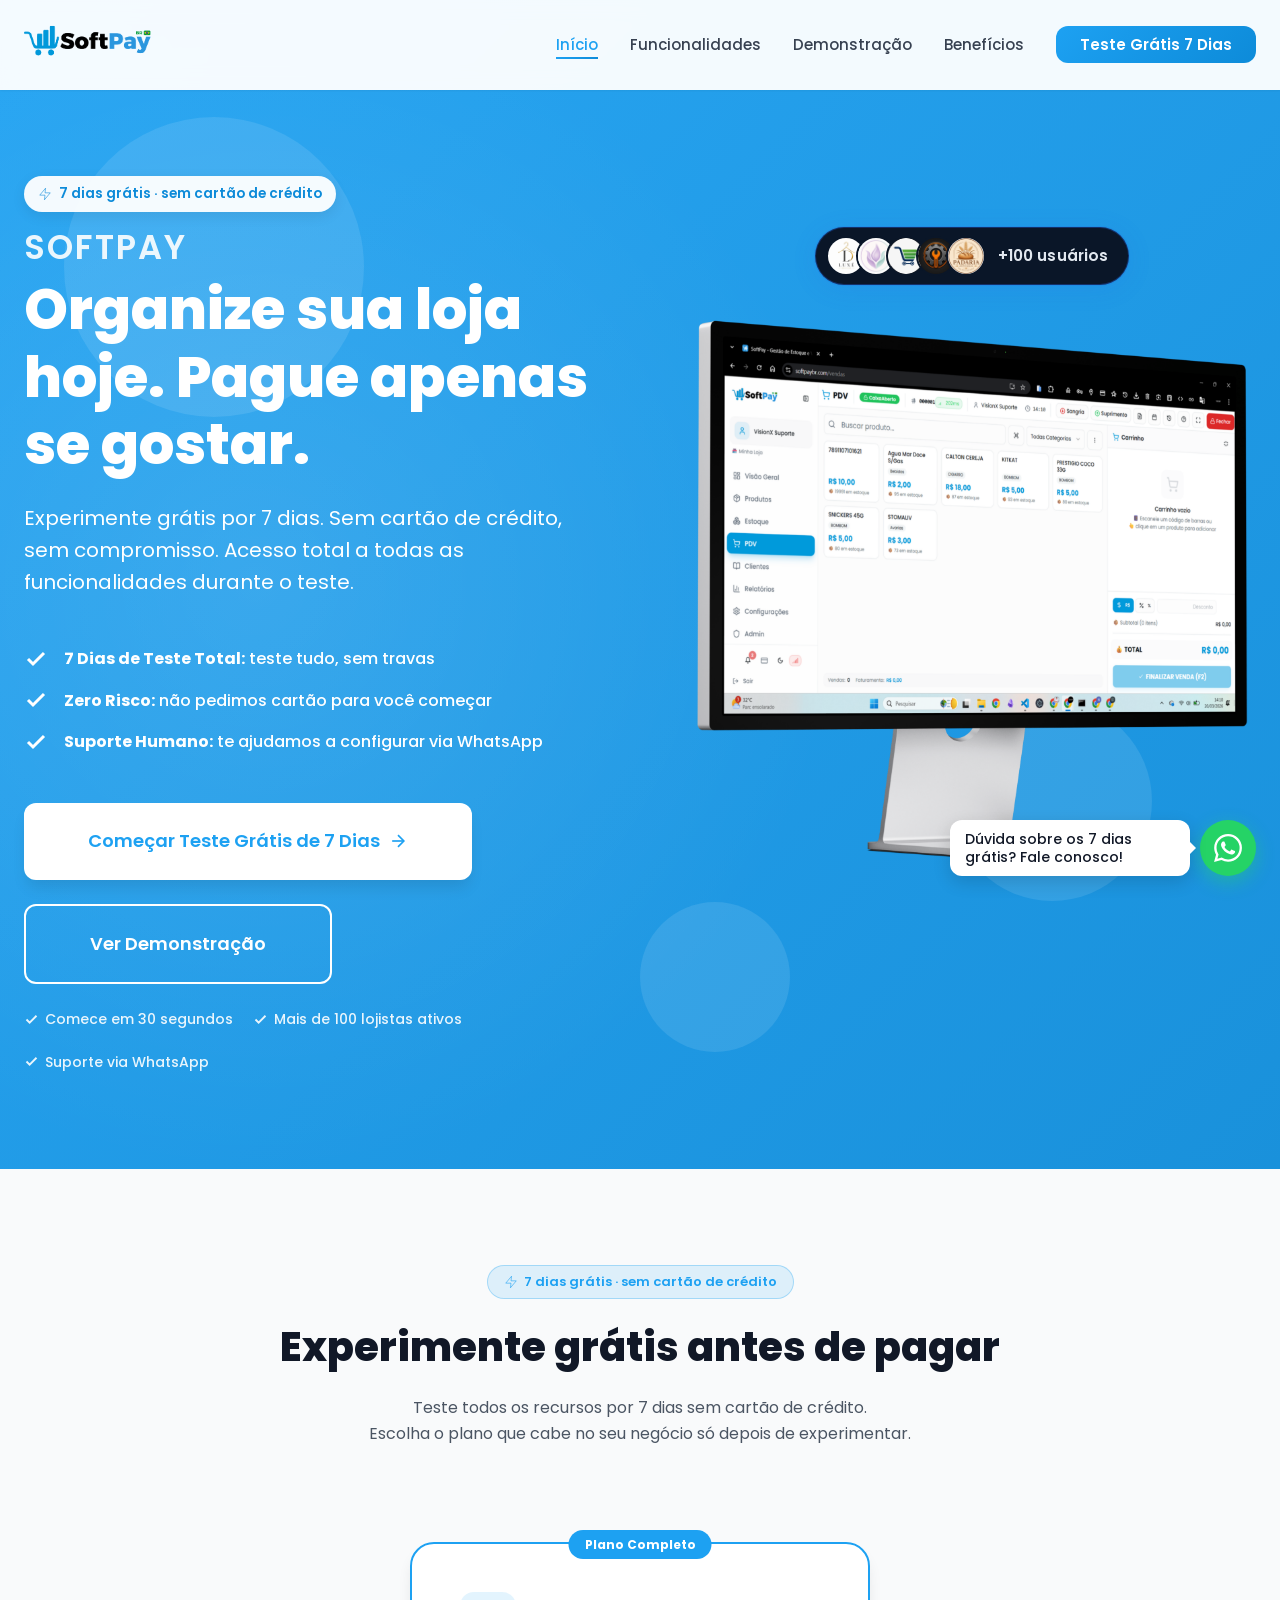
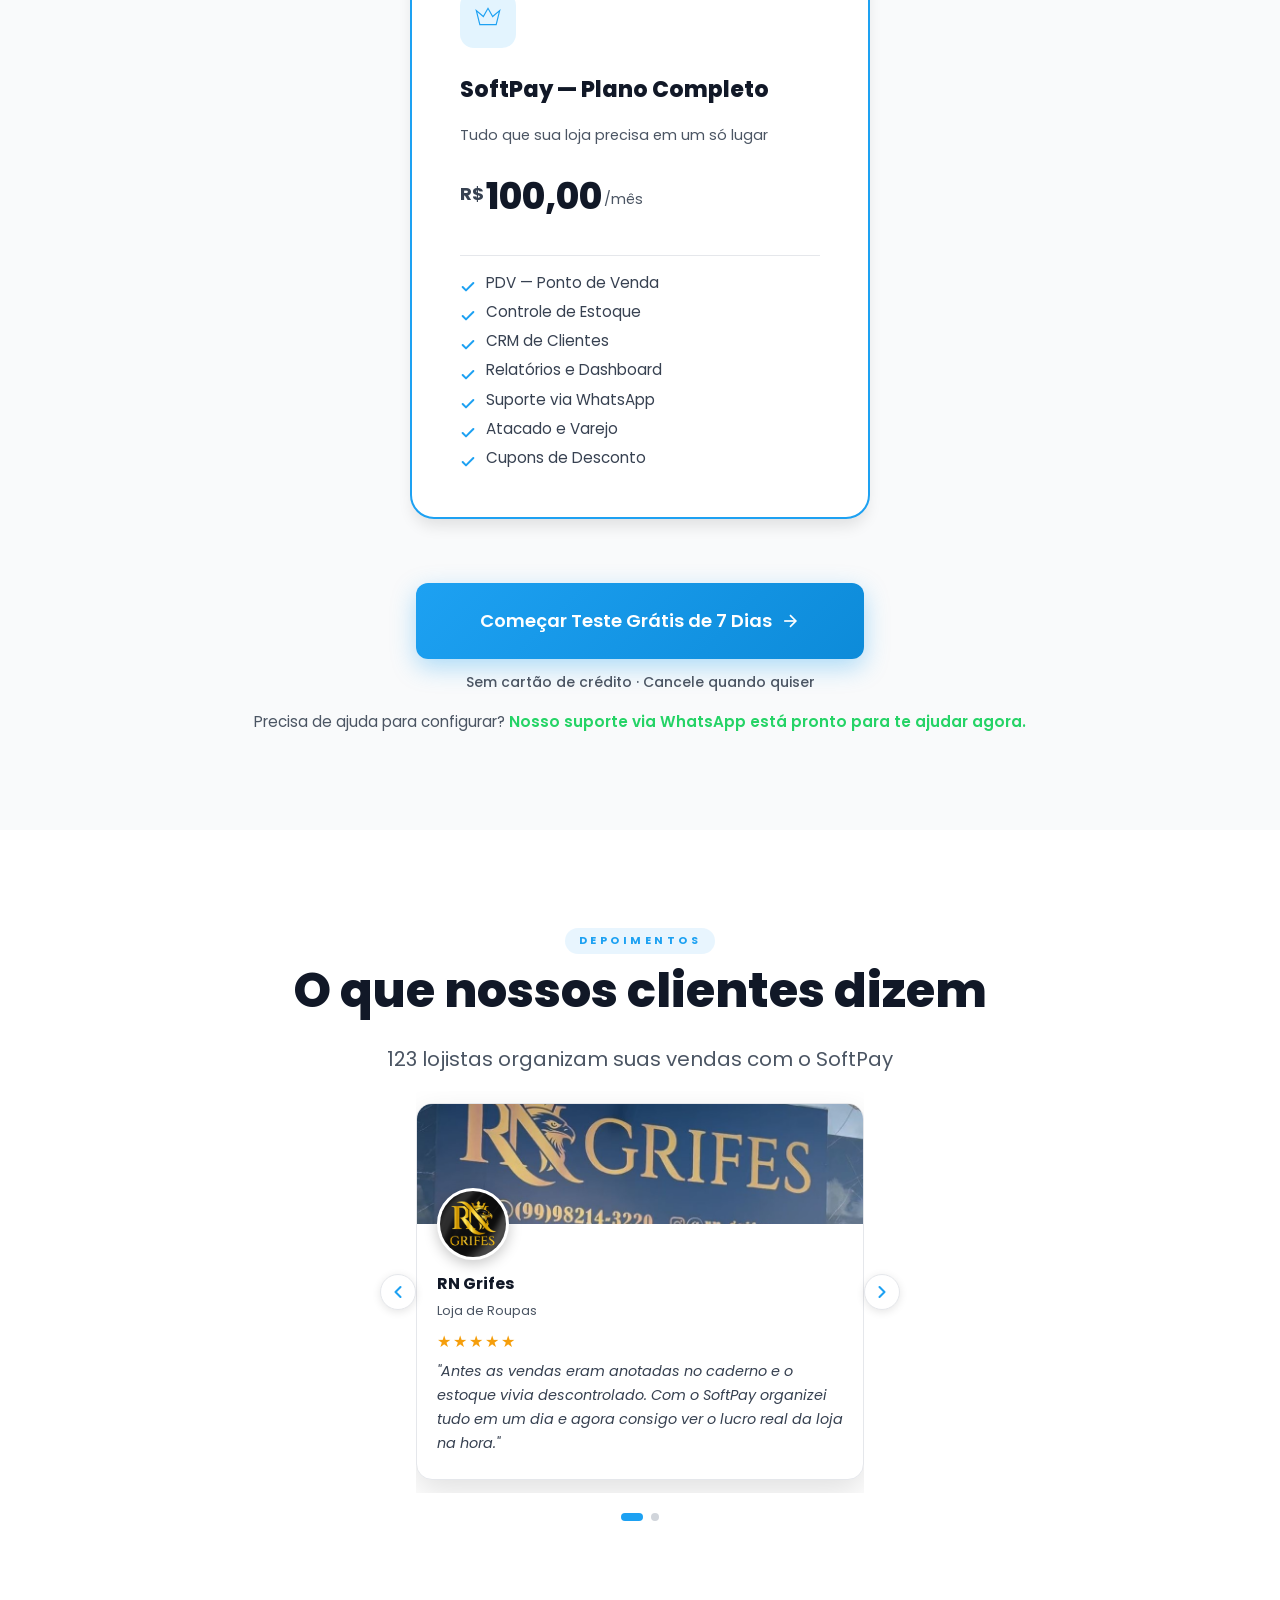
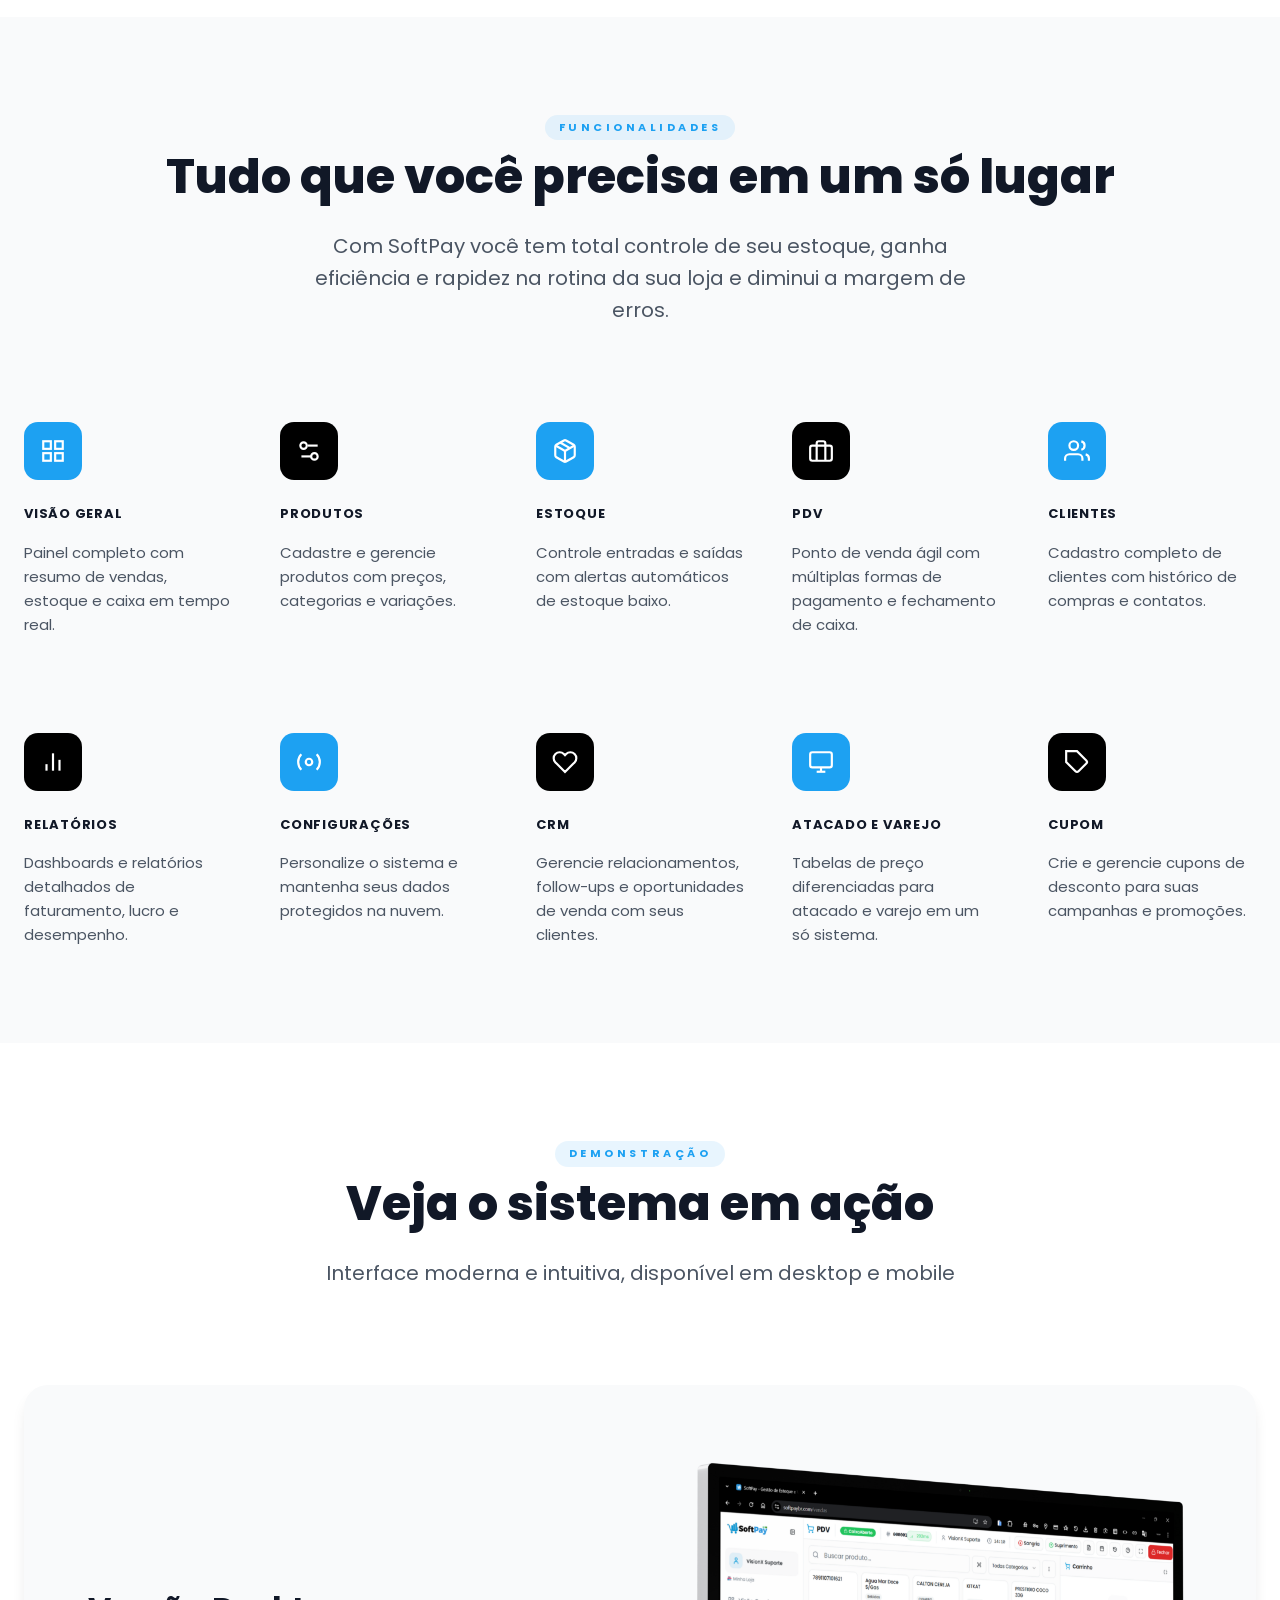
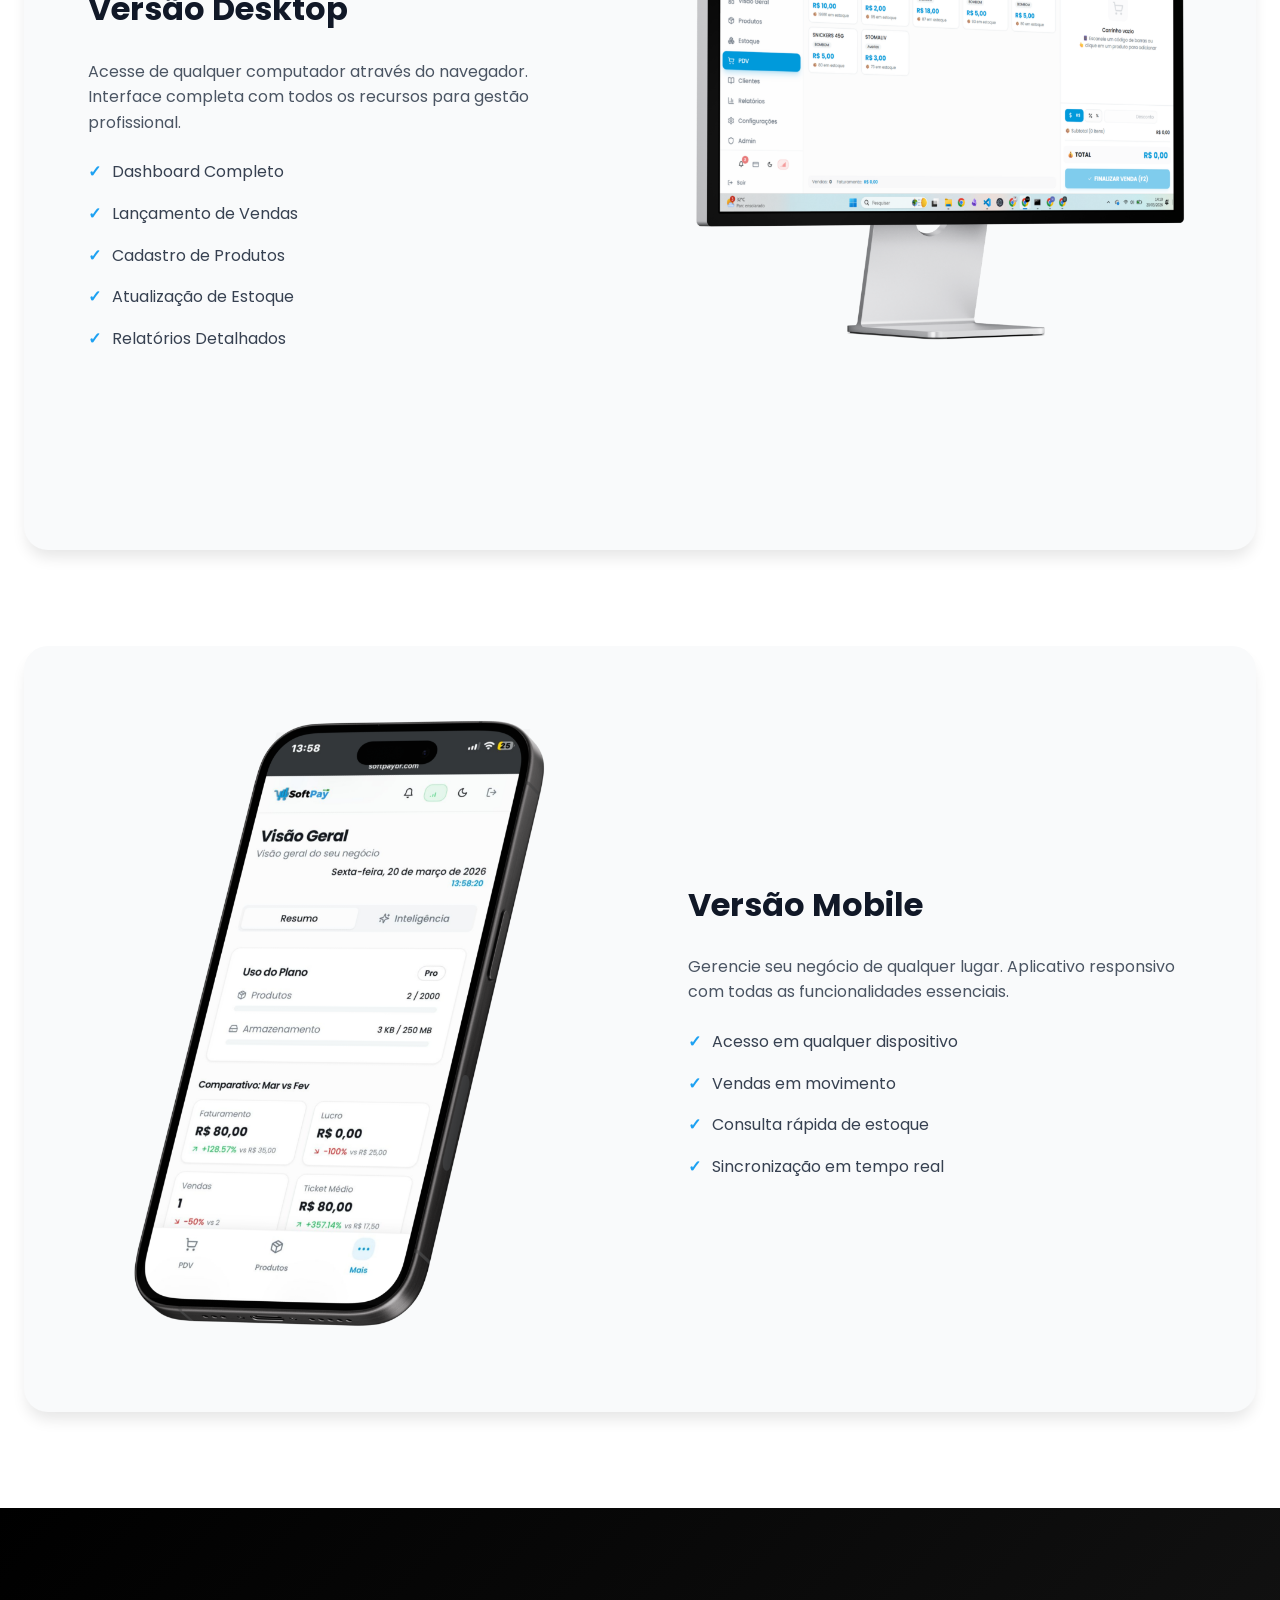
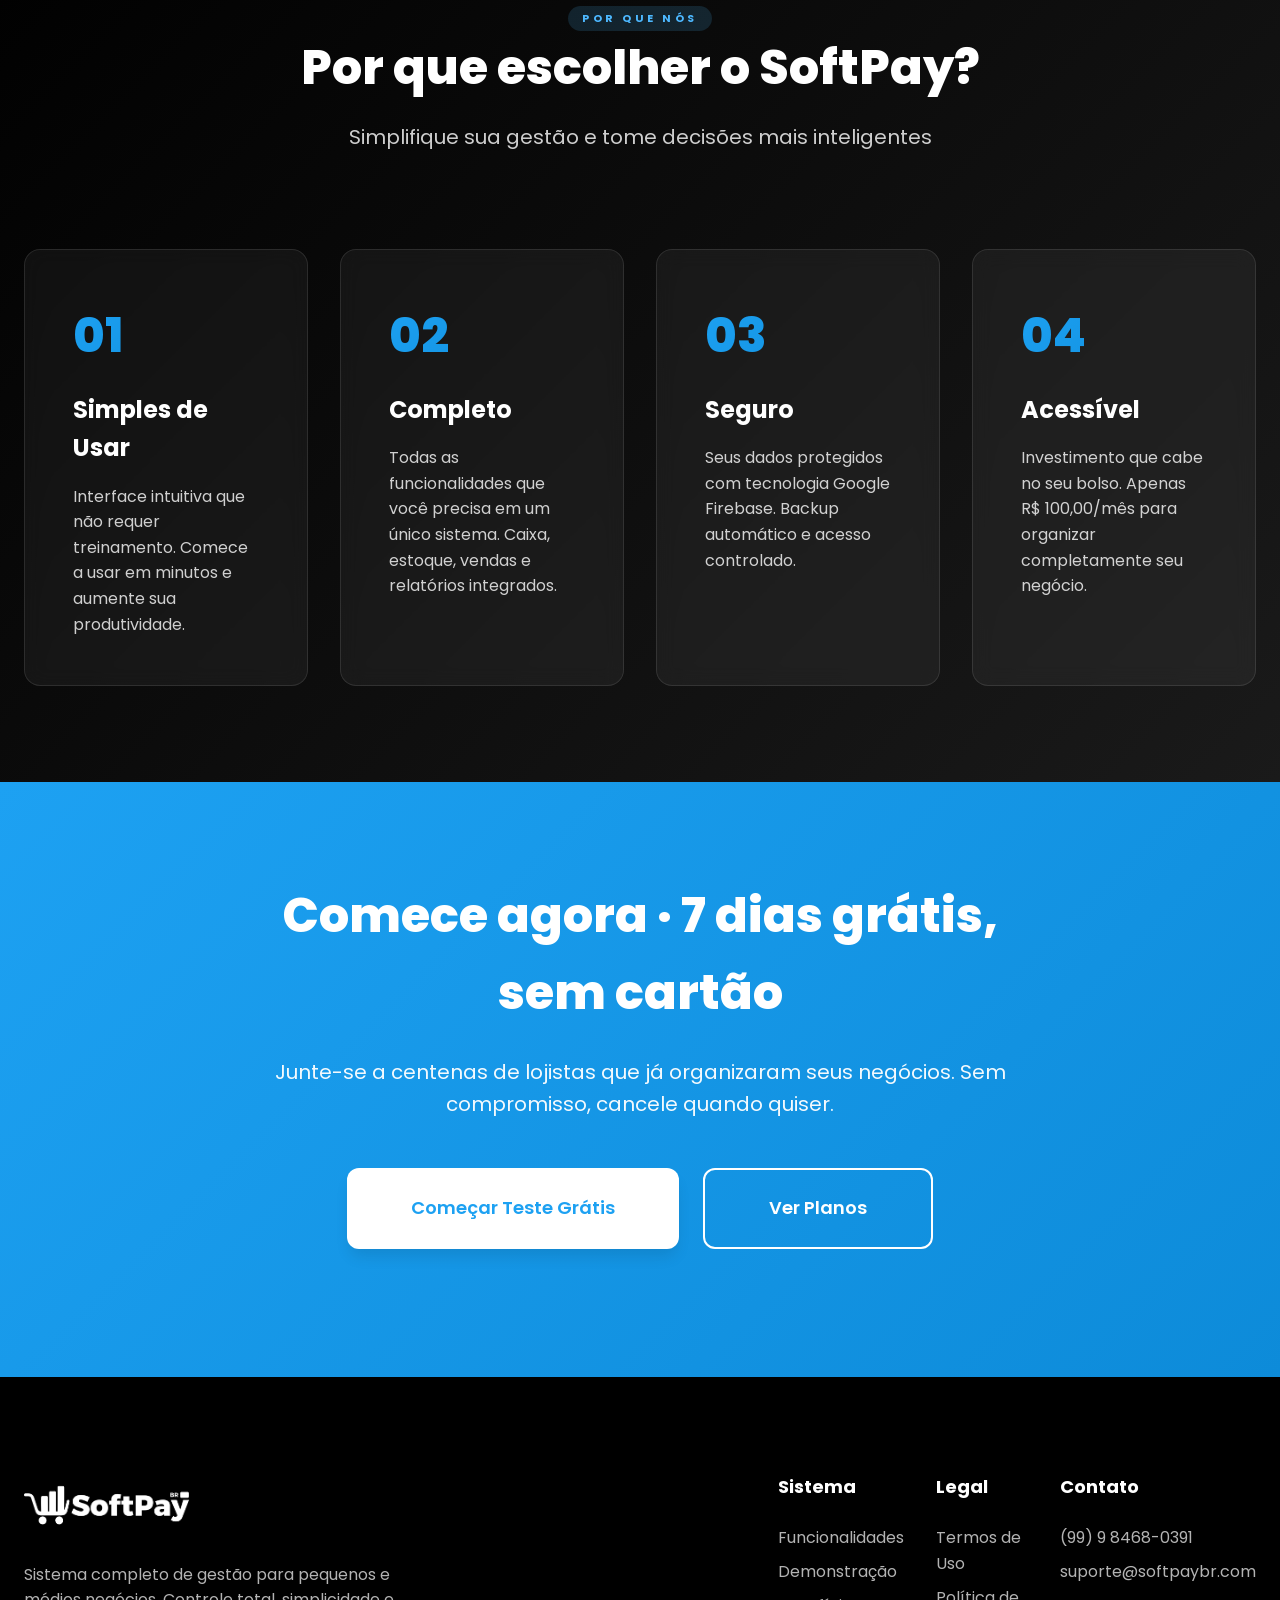
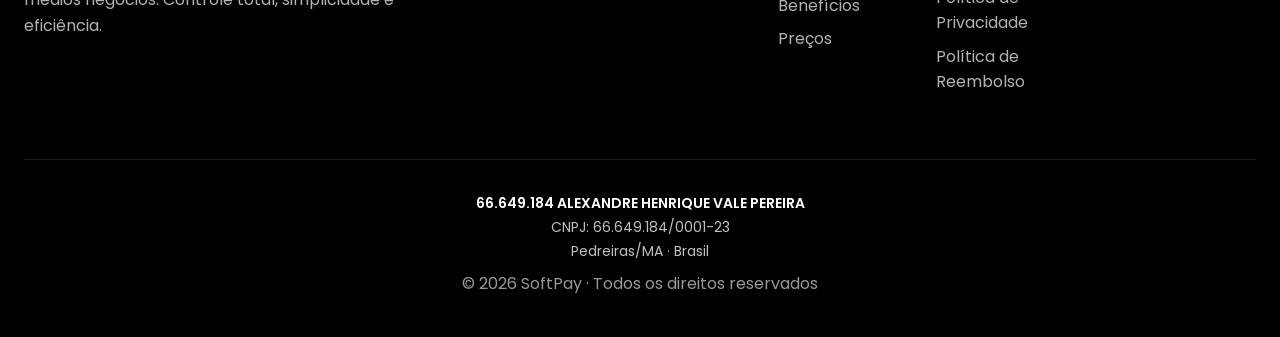
<file: index.html>
<!DOCTYPE html>
<html lang="pt-BR">

<head>
    <meta charset="UTF-8" />
    <meta http-equiv="X-UA-Compatible" content="IE=edge" />
    <meta name="viewport" content="width=device-width, initial-scale=1.0" />
    <title>SoftPay - Gestão de vendas e estoque para seu Negócio</title>
    <meta name="description"
        content="Sistema completo de controle de estoque, vendas e caixa. Organize sua loja com eficiência e tome decisões inteligentes." />
    <link rel="preconnect" href="https://fonts.googleapis.com" />
    <link rel="preconnect" href="https://fonts.gstatic.com" crossorigin />
    <link href="https://fonts.googleapis.com/css2?family=Poppins:wght@300;400;500;600;700;800&display=swap"
        rel="stylesheet" />
    <link rel="stylesheet" href="style.css" />
    <link rel="icon" href="assets/icones e favicon.svg" type="image/x-icon">

    <!-- Meta Pixel Code -->
    <script>
    !function(f,b,e,v,n,t,s)
    {if(f.fbq)return;n=f.fbq=function(){n.callMethod?
    n.callMethod.apply(n,arguments):n.queue.push(arguments)};
    if(!f._fbq)f._fbq=n;n.push=n;n.loaded=!0;n.version='2.0';
    n.queue=[];t=b.createElement(e);t.async=!0;
    t.src=v;s=b.getElementsByTagName(e)[0];
    s.parentNode.insertBefore(t,s)}(window, document,'script',
    'https://connect.facebook.net/en_US/fbevents.js');
    fbq('init', '1476552610693219');
    fbq('init', '26424939163836170');
    fbq('track', 'PageView');
    fbq('track', 'ViewContent', {
        content_name: 'Landing Page SoftPay',
        content_category: 'Gestão de Vendas e Estoque'
    });
    </script>
    <noscript><img height="1" width="1" style="display:none"
    src="https://www.facebook.com/tr?id=1476552610693219&ev=PageView&noscript=1"
    /></noscript>
    <noscript><img height="1" width="1" style="display:none"
    src="https://www.facebook.com/tr?id=26424939163836170&ev=PageView&noscript=1"
    /></noscript>
    <!-- End Meta Pixel Code -->

</head>

<body>
    <!-- Navigation -->
    <nav class="navbar" id="navbar">
        <div class="container">
            <div class="nav-wrapper">
                <div class="logo-container">
                    <img src="assets/logo.png" alt="SoftPay" class="logo-img" />
                </div>
                <button class="mobile-menu-toggle" id="mobileMenuToggle">
                    <span></span>
                    <span></span>
                    <span></span>
                </button>
                <ul class="nav-menu" id="navMenu">
                    <li><a href="#hero" class="nav-link">Início</a></li>
                    <li><a href="#features" class="nav-link">Funcionalidades</a></li>
                    <li><a href="#showcase" class="nav-link">Demonstração</a></li>
                    <li><a href="#benefits" class="nav-link">Benefícios</a></li>
                    <li><a href="#cta" class="nav-link btn-nav-cta">Teste Grátis 7 Dias</a></li>
                </ul>
            </div>
        </div>
    </nav>

    <!-- Hero Section -->
    <section id="hero" class="hero">
        <div class="hero-background">
            <div class="gradient-overlay"></div>
            <div class="animated-shapes">
                <div class="shape shape-1"></div>
                <div class="shape shape-2"></div>
                <div class="shape shape-3"></div>
            </div>
        </div>
        <div class="container">
            <div class="hero-content">
                <div class="hero-text">
                    <span class="hero-offer-badge">
                        <svg viewBox="0 0 24 24" fill="none" stroke="currentColor" width="14" height="14"><polygon points="13 2 3 14 12 14 11 22 21 10 12 10 13 2"></polygon></svg>
                        7 dias grátis · sem cartão de crédito
                    </span>
                    <h1 class="hero-title">
                        <span class="title-highlight">SoftPay</span>
                        <span class="title-main">Organize sua loja hoje. Pague apenas se gostar.</span>
                    </h1>
                    <p class="hero-subtitle">
                        Experimente grátis por 7 dias. Sem cartão de crédito, sem compromisso.
                        Acesso total a todas as funcionalidades durante o teste.
                    </p>
                    <div class="hero-features-list">
                        <div class="hero-feature-item">
                            <svg class="check-icon" viewBox="0 0 24 24" fill="none" stroke="currentColor">
                                <polyline points="20 6 9 17 4 12"></polyline>
                            </svg>
                            <span><strong>7 Dias de Teste Total:</strong> teste tudo, sem travas</span>
                        </div>
                        <div class="hero-feature-item">
                            <svg class="check-icon" viewBox="0 0 24 24" fill="none" stroke="currentColor">
                                <polyline points="20 6 9 17 4 12"></polyline>
                            </svg>
                            <span><strong>Zero Risco:</strong> não pedimos cartão para você começar</span>
                        </div>
                        <div class="hero-feature-item">
                            <svg class="check-icon" viewBox="0 0 24 24" fill="none" stroke="currentColor">
                                <polyline points="20 6 9 17 4 12"></polyline>
                            </svg>
                            <span><strong>Suporte Humano:</strong> te ajudamos a configurar via WhatsApp</span>
                        </div>
                    </div>
                    <div class="hero-cta">
                        <a href="https://softpaybr.com/" target="_blank" class="btn btn-primary btn-large" data-track="complete-registration">
                            Começar Teste Grátis de 7 Dias
                            <svg class="btn-icon" viewBox="0 0 24 24" fill="none" stroke="currentColor">
                                <line x1="5" y1="12" x2="19" y2="12"></line>
                                <polyline points="12 5 19 12 12 19"></polyline>
                            </svg>
                        </a>
                        <a href="#showcase" class="btn btn-secondary btn-large">
                            Ver Demonstração
                        </a>
                    </div>
                    <div class="hero-trust">
                        <span class="hero-trust-item">
                            <svg viewBox="0 0 24 24" fill="none" stroke="currentColor"><polyline points="20 6 9 17 4 12"></polyline></svg>
                            Comece em 30 segundos
                        </span>
                        <span class="hero-trust-item">
                            <svg viewBox="0 0 24 24" fill="none" stroke="currentColor"><polyline points="20 6 9 17 4 12"></polyline></svg>
                            Mais de 100 lojistas ativos
                        </span>
                        <span class="hero-trust-item">
                            <svg viewBox="0 0 24 24" fill="none" stroke="currentColor"><polyline points="20 6 9 17 4 12"></polyline></svg>
                            Suporte via WhatsApp
                        </span>
                    </div>
                </div>
                <div class="hero-image">
                    <!-- Social proof badge -->
                    <div class="social-proof-badge">
                        <div class="social-proof-avatars">
                            <img class="social-proof-avatar" src="assets/+100/logo_boutique.png" alt="Boutique" />
                            <img class="social-proof-avatar" src="assets/+100/logo_cosmeticos.png" alt="Cosméticos" />
                            <img class="social-proof-avatar" src="assets/+100/logo_minimercado.png" alt="Minimercado" />
                            <img class="social-proof-avatar" src="assets/+100/logo_oficina.png" alt="Oficina" />
                            <img class="social-proof-avatar" src="assets/+100/logo_padaria.png" alt="Padaria" />
                        </div>
                        <span class="social-proof-text">+100 usuários</span>
                    </div>
                    <div class="image-wrapper">
                        <img src="assets/COmputador.webp" alt="SoftPay Desktop" class="floating-image" />
                    </div>
                </div>
            </div>
        </div>
    </section>

    <!-- Pricing Section (Early Placement - CRO) -->
    <section id="pricing" class="pricing">
        <div class="container">
            <div class="pricing-header-new">
                <span class="pricing-badge">
                    <svg viewBox="0 0 24 24" fill="none" stroke="currentColor" width="14" height="14"><polygon points="13 2 3 14 12 14 11 22 21 10 12 10 13 2"></polygon></svg>
                    7 dias grátis · sem cartão de crédito
                </span>
                <h2 class="pricing-title-new">Experimente grátis antes de pagar</h2>
                <p class="pricing-subtitle-new">
                    Teste todos os recursos por 7 dias sem cartão de crédito.<br>
                    Escolha o plano que cabe no seu negócio só depois de experimentar.
                </p>
            </div>

            <div class="plans-grid plans-grid--single">
                <div class="plan-card plan-card--popular">
                    <span class="plan-popular-badge">Plano Completo</span>
                    <div class="plan-icon-wrap plan-icon-blue">
                        <svg viewBox="0 0 24 24" fill="none" stroke="currentColor" width="28" height="28">
                            <path d="M2 4l3 12h14l3-12-6 5-4-7-4 7-6-5z"></path>
                        </svg>
                    </div>
                    <h3 class="plan-name">SoftPay — Plano Completo</h3>
                    <p class="plan-desc">Tudo que sua loja precisa em um só lugar</p>
                    <div class="plan-price">
                        <span class="plan-currency">R$</span>
                        <span class="plan-amount">100,00</span>
                        <span class="plan-period">/mês</span>
                    </div>
                    <ul class="plan-features">
                        <li>PDV — Ponto de Venda</li>
                        <li>Controle de Estoque</li>
                        <li>CRM de Clientes</li>
                        <li>Relatórios e Dashboard</li>
                        <li>Suporte via WhatsApp</li>
                        <li>Atacado e Varejo</li>
                        <li>Cupons de Desconto</li>
                    </ul>
                </div>
            </div>

            <div class="plans-cta">
                <a href="https://softpaybr.com/" target="_blank" class="btn btn-large btn-primary-blue" data-track="complete-registration">
                    Começar Teste Grátis de 7 Dias
                    <svg class="btn-icon" viewBox="0 0 24 24" fill="none" stroke="currentColor">
                        <line x1="5" y1="12" x2="19" y2="12"></line>
                        <polyline points="12 5 19 12 12 19"></polyline>
                    </svg>
                </a>
                <p class="plans-trust-line">Sem cartão de crédito · Cancele quando quiser</p>
                <p class="plans-support-note">
                    Precisa de ajuda para configurar?
                    <a href="https://wa.me/5599984680391?text=Olá!%20Tenho%20dúvidas%20sobre%20os%207%20dias%20grátis%20do%20SoftPay." target="_blank" data-track="whatsapp-support">Nosso suporte via WhatsApp está pronto para te ajudar agora.</a>
                </p>
            </div>
        </div>
    </section>

    <!-- Testimonials Section -->
    <section id="testimonials" class="testimonials">
        <div class="container">
            <div class="section-header">
                <span class="section-label">Depoimentos</span>
                <h2 class="section-title">O que nossos clientes dizem</h2>
                <p class="section-subtitle">123 lojistas organizam suas vendas com o SoftPay</p>
            </div>

            <div class="testimonials-carousel">
                <button class="carousel-arrow carousel-arrow--prev" id="carouselPrev" aria-label="Depoimento anterior">
                    <svg viewBox="0 0 24 24" fill="none" stroke="currentColor" width="20" height="20" stroke-width="2.5" stroke-linecap="round" stroke-linejoin="round"><polyline points="15 18 9 12 15 6"></polyline></svg>
                </button>

                <div class="testimonials-track-outer">
                    <div class="testimonials-grid" id="testimonialsTrack">

                        <!-- Card 1 — RN Grifes -->
                        <div class="testimonial-card">
                            <div class="testimonial-cover">
                                <img src="assets/assets-lojas/rngrifes/WhatsApp Image 2026-05-01 at 18.56.53.jpeg" class="testimonial-cover-img" alt="Fachada RN Grifes" />
                            </div>
                            <div class="testimonial-body">
                                <img src="assets/assets-lojas/rngrifes/logo.png" alt="Logo RN Grifes" class="testimonial-avatar" />
                                <p class="testimonial-name">RN Grifes</p>
                                <p class="testimonial-business">Loja de Roupas</p>
                                <div class="testimonial-stars">★★★★★</div>
                                <p class="testimonial-text">"Antes as vendas eram anotadas no caderno e o estoque vivia descontrolado. Com o SoftPay organizei tudo em um dia e agora consigo ver o lucro real da loja na hora."</p>
                            </div>
                        </div>

                        <!-- Card 2 — Naldo Bebidas -->
                        <div class="testimonial-card">
                            <div class="testimonial-cover">
                                <img src="assets/assets-lojas/naldobebidas/Captura de tela 2026-05-01 182510.png" class="testimonial-cover-img" alt="Fachada Naldo Bebidas" />
                            </div>
                            <div class="testimonial-body">
                                <img src="assets/assets-lojas/naldobebidas/Esloga NB.png" alt="Logo Naldo Bebidas" class="testimonial-avatar" />
                                <p class="testimonial-name">Naldo Bebidas</p>
                                <p class="testimonial-business">Distribuidora de Bebidas</p>
                                <div class="testimonial-stars">★★★★★</div>
                                <p class="testimonial-text">"O SoftPay transformou nossa operação. Controlamos o estoque de centenas de produtos, atacado e varejo no mesmo sistema. Hoje sabemos exatamente o que entra e sai todo dia."</p>
                            </div>
                        </div>


                    </div>
                </div>

                <button class="carousel-arrow carousel-arrow--next" id="carouselNext" aria-label="Próximo depoimento">
                    <svg viewBox="0 0 24 24" fill="none" stroke="currentColor" width="20" height="20" stroke-width="2.5" stroke-linecap="round" stroke-linejoin="round"><polyline points="9 18 15 12 9 6"></polyline></svg>
                </button>
            </div>

            <div class="carousel-dots" id="carouselDots">
                <button class="carousel-dot active" aria-label="Depoimento 1"></button>
                <button class="carousel-dot" aria-label="Depoimento 2"></button>
            </div>
        </div>
    </section>

    <!-- Features Section -->
    <section id="features" class="features">
        <div class="container">
            <div class="section-header">
                <span class="section-label">Funcionalidades</span>
                <h2 class="section-title">Tudo que você precisa em um só lugar</h2>
                <p class="section-subtitle">
                    Com SoftPay você tem total controle de seu estoque,
                    ganha eficiência e rapidez na rotina da sua loja e diminui a margem de erros.
                </p>
            </div>
            <div class="features-grid">

                <div class="feature-card">
                    <div class="feature-icon">
                        <svg viewBox="0 0 24 24" fill="none" stroke="currentColor">
                            <rect x="3" y="3" width="7" height="7"></rect>
                            <rect x="14" y="3" width="7" height="7"></rect>
                            <rect x="14" y="14" width="7" height="7"></rect>
                            <rect x="3" y="14" width="7" height="7"></rect>
                        </svg>
                    </div>
                    <h3 class="feature-title">Visão Geral</h3>
                    <p class="feature-description">
                        Painel completo com resumo de vendas, estoque e caixa em tempo real.
                    </p>
                </div>

                <div class="feature-card">
                    <div class="feature-icon">
                        <svg viewBox="0 0 24 24" fill="none" stroke="currentColor">
                            <path d="M20 7h-9"></path>
                            <path d="M14 17H5"></path>
                            <circle cx="17" cy="17" r="3"></circle>
                            <circle cx="7" cy="7" r="3"></circle>
                        </svg>
                    </div>
                    <h3 class="feature-title">Produtos</h3>
                    <p class="feature-description">
                        Cadastre e gerencie produtos com preços, categorias e variações.
                    </p>
                </div>

                <div class="feature-card">
                    <div class="feature-icon">
                        <svg viewBox="0 0 24 24" fill="none" stroke="currentColor">
                            <line x1="16.5" y1="9.4" x2="7.5" y2="4.21"></line>
                            <path d="M21 16V8a2 2 0 0 0-1-1.73l-7-4a2 2 0 0 0-2 0l-7 4A2 2 0 0 0 3 8v8a2 2 0 0 0 1 1.73l7 4a2 2 0 0 0 2 0l7-4A2 2 0 0 0 21 16z"></path>
                            <polyline points="3.27 6.96 12 12.01 20.73 6.96"></polyline>
                            <line x1="12" y1="22.08" x2="12" y2="12"></line>
                        </svg>
                    </div>
                    <h3 class="feature-title">Estoque</h3>
                    <p class="feature-description">
                        Controle entradas e saídas com alertas automáticos de estoque baixo.
                    </p>
                </div>

                <div class="feature-card">
                    <div class="feature-icon">
                        <svg viewBox="0 0 24 24" fill="none" stroke="currentColor">
                            <rect x="2" y="7" width="20" height="14" rx="2" ry="2"></rect>
                            <path d="M16 21V5a2 2 0 0 0-2-2h-4a2 2 0 0 0-2 2v16"></path>
                        </svg>
                    </div>
                    <h3 class="feature-title">PDV</h3>
                    <p class="feature-description">
                        Ponto de venda ágil com múltiplas formas de pagamento e fechamento de caixa.
                    </p>
                </div>

                <div class="feature-card">
                    <div class="feature-icon">
                        <svg viewBox="0 0 24 24" fill="none" stroke="currentColor">
                            <path d="M17 21v-2a4 4 0 0 0-4-4H5a4 4 0 0 0-4 4v2"></path>
                            <circle cx="9" cy="7" r="4"></circle>
                            <path d="M23 21v-2a4 4 0 0 0-3-3.87"></path>
                            <path d="M16 3.13a4 4 0 0 1 0 7.75"></path>
                        </svg>
                    </div>
                    <h3 class="feature-title">Clientes</h3>
                    <p class="feature-description">
                        Cadastro completo de clientes com histórico de compras e contatos.
                    </p>
                </div>

                <div class="feature-card">
                    <div class="feature-icon">
                        <svg viewBox="0 0 24 24" fill="none" stroke="currentColor">
                            <line x1="18" y1="20" x2="18" y2="10"></line>
                            <line x1="12" y1="20" x2="12" y2="4"></line>
                            <line x1="6" y1="20" x2="6" y2="14"></line>
                        </svg>
                    </div>
                    <h3 class="feature-title">Relatórios</h3>
                    <p class="feature-description">
                        Dashboards e relatórios detalhados de faturamento, lucro e desempenho.
                    </p>
                </div>

                <div class="feature-card">
                    <div class="feature-icon">
                        <svg viewBox="0 0 24 24" fill="none" stroke="currentColor">
                            <circle cx="12" cy="12" r="3"></circle>
                            <path d="M19.07 4.93a10 10 0 0 1 0 14.14M4.93 4.93a10 10 0 0 0 0 14.14"></path>
                        </svg>
                    </div>
                    <h3 class="feature-title">Configurações</h3>
                    <p class="feature-description">
                        Personalize o sistema e mantenha seus dados protegidos na nuvem.
                    </p>
                </div>

                <div class="feature-card">
                    <div class="feature-icon">
                        <svg viewBox="0 0 24 24" fill="none" stroke="currentColor">
                            <path d="M20.84 4.61a5.5 5.5 0 0 0-7.78 0L12 5.67l-1.06-1.06a5.5 5.5 0 0 0-7.78 7.78l1.06 1.06L12 21.23l7.78-7.78 1.06-1.06a5.5 5.5 0 0 0 0-7.78z"></path>
                        </svg>
                    </div>
                    <h3 class="feature-title">CRM</h3>
                    <p class="feature-description">
                        Gerencie relacionamentos, follow-ups e oportunidades de venda com seus clientes.
                    </p>
                </div>

                <div class="feature-card">
                    <div class="feature-icon">
                        <svg viewBox="0 0 24 24" fill="none" stroke="currentColor">
                            <rect x="2" y="3" width="20" height="14" rx="2" ry="2"></rect>
                            <line x1="8" y1="21" x2="16" y2="21"></line>
                            <line x1="12" y1="17" x2="12" y2="21"></line>
                        </svg>
                    </div>
                    <h3 class="feature-title">Atacado e Varejo</h3>
                    <p class="feature-description">
                        Tabelas de preço diferenciadas para atacado e varejo em um só sistema.
                    </p>
                </div>

                <div class="feature-card">
                    <div class="feature-icon">
                        <svg viewBox="0 0 24 24" fill="none" stroke="currentColor">
                            <path d="M20.59 13.41l-7.17 7.17a2 2 0 0 1-2.83 0L2 12V2h10l8.59 8.59a2 2 0 0 1 0 2.82z"></path>
                            <line x1="7" y1="7" x2="7.01" y2="7"></line>
                        </svg>
                    </div>
                    <h3 class="feature-title">Cupom</h3>
                    <p class="feature-description">
                        Crie e gerencie cupons de desconto para suas campanhas e promoções.
                    </p>
                </div>

            </div>
        </div>
    </section>

    <!-- Showcase Section -->
    <section id="showcase" class="showcase">
        <div class="container">
            <div class="section-header">
                <span class="section-label">Demonstração</span>
                <h2 class="section-title">Veja o sistema em ação</h2>
                <p class="section-subtitle">
                    Interface moderna e intuitiva, disponível em desktop e mobile
                </p>
            </div>
            <div class="showcase-grid">
                <div class="showcase-item showcase-desktop">
                    <div class="showcase-content">
                        <h3 class="showcase-title">Versão Desktop</h3>
                        <p class="showcase-description">
                            Acesse de qualquer computador através do navegador.
                            Interface completa com todos os recursos para gestão profissional.
                        </p>
                        <ul class="showcase-features">
                            <li>Dashboard Completo</li>
                            <li>Lançamento de Vendas</li>
                            <li>Cadastro de Produtos</li>
                            <li>Atualização de Estoque</li>
                            <li>Relatórios Detalhados</li>
                        </ul>
                    </div>
                    <div class="showcase-image">
                        <img src="assets/COmputador.webp" alt="Sistema Desktop" />
                    </div>
                </div>

                <div class="showcase-item showcase-mobile">
                    <div class="showcase-image">
                        <img src="assets/celular.webp" alt="Sistema Mobile" />
                    </div>
                    <div class="showcase-content">
                        <h3 class="showcase-title">Versão Mobile</h3>
                        <p class="showcase-description">
                            Gerencie seu negócio de qualquer lugar.
                            Aplicativo responsivo com todas as funcionalidades essenciais.
                        </p>
                        <ul class="showcase-features">
                            <li>Acesso em qualquer dispositivo</li>
                            <li>Vendas em movimento</li>
                            <li>Consulta rápida de estoque</li>
                            <li>Sincronização em tempo real</li>
                        </ul>
                    </div>
                </div>
            </div>
        </div>
    </section>

    <!-- Benefits Section -->
    <section id="benefits" class="benefits">
        <div class="container">
            <div class="section-header">
                <span class="section-label">Por que nós</span>
                <h2 class="section-title">Por que escolher o SoftPay?</h2>
                <p class="section-subtitle">
                    Simplifique sua gestão e tome decisões mais inteligentes
                </p>
            </div>
            <div class="benefits-grid">
                <div class="benefit-card">
                    <div class="benefit-number">01</div>
                    <h3 class="benefit-title">Simples de Usar</h3>
                    <p class="benefit-description">
                        Interface intuitiva que não requer treinamento.
                        Comece a usar em minutos e aumente sua produtividade.
                    </p>
                </div>
                <div class="benefit-card">
                    <div class="benefit-number">02</div>
                    <h3 class="benefit-title">Completo</h3>
                    <p class="benefit-description">
                        Todas as funcionalidades que você precisa em um único sistema.
                        Caixa, estoque, vendas e relatórios integrados.
                    </p>
                </div>
                <div class="benefit-card">
                    <div class="benefit-number">03</div>
                    <h3 class="benefit-title">Seguro</h3>
                    <p class="benefit-description">
                        Seus dados protegidos com tecnologia Google Firebase.
                        Backup automático e acesso controlado.
                    </p>
                </div>
                <div class="benefit-card">
                    <div class="benefit-number">04</div>
                    <h3 class="benefit-title">Acessível</h3>
                    <p class="benefit-description">
                        Investimento que cabe no seu bolso.
                        Apenas R$ 100,00/mês para organizar completamente seu negócio.
                    </p>
                </div>
            </div>
        </div>
    </section>

    <!-- CTA Section -->
    <section id="cta" class="cta-section">
        <div class="container">
            <div class="cta-content">
                <h2 class="cta-title">Comece agora · 7 dias grátis, sem cartão</h2>
                <p class="cta-subtitle">
                    Junte-se a centenas de lojistas que já organizaram seus negócios.
                    Sem compromisso, cancele quando quiser.
                </p>
                <div class="cta-buttons">
                    <a href="https://softpaybr.com/" target="_blank" class="btn btn-primary btn-large" data-track="complete-registration">
                        Começar Teste Grátis
                    </a>
                    <a href="#pricing" class="btn btn-secondary btn-large">
                        Ver Planos
                    </a>
                </div>
            </div>
        </div>
    </section>

    <!-- Footer -->
    <footer class="footer">
        <div class="container">
            <div class="footer-content">
                <div class="footer-brand">
                    <img src="assets/logo.png" alt="SoftPay" class="footer-logo" />
                    <p class="footer-description">
                        Sistema completo de gestão para pequenos e médios negócios.
                        Controle total, simplicidade e eficiência.
                    </p>
                </div>
                <div class="footer-links">
                    <div class="footer-column">
                        <h4>Sistema</h4>
                        <ul>
                            <li><a href="#features">Funcionalidades</a></li>
                            <li><a href="#showcase">Demonstração</a></li>
                            <li><a href="#benefits">Benefícios</a></li>
                            <li><a href="#pricing">Preços</a></li>
                        </ul>
                    </div>
                    <div class="footer-column">
                        <h4>Legal</h4>
                        <ul>
                            <li><a href="termos.html">Termos de Uso</a></li>
                            <li><a href="privacidade.html">Política de Privacidade</a></li>
                            <li><a href="reembolso.html">Política de Reembolso</a></li>
                        </ul>
                    </div>
                    <div class="footer-column">
                        <h4>Contato</h4>
                        <ul>
                            <li><a href="https://wa.me/5599984680391" target="_blank">(99) 9 8468-0391</a></li>
                            <li><a href="mailto:suporte@softpaybr.com">suporte@softpaybr.com</a></li>
                        </ul>
                    </div>
                </div>
            </div>
            <div class="footer-bottom">
                <p class="footer-company">
                    <strong>66.649.184 ALEXANDRE HENRIQUE VALE PEREIRA</strong><br>
                    CNPJ: 66.649.184/0001-23<br>
                    Pedreiras/MA · Brasil
                </p>
                <p>&copy; 2026 SoftPay · Todos os direitos reservados</p>
            </div>
        </div>
    </footer>

    <!-- Sticky Mobile CTA -->
    <div class="mobile-sticky-cta" id="mobileStickyCta">
        <a href="https://softpaybr.com/" target="_blank" class="mobile-sticky-btn" data-track="complete-registration">
            <svg viewBox="0 0 24 24" fill="none" stroke="currentColor" width="18" height="18">
                <polygon points="13 2 3 14 12 14 11 22 21 10 12 10 13 2"></polygon>
            </svg>
            Teste Grátis · 7 Dias
        </a>
    </div>

    <!-- WhatsApp Floating Button -->
    <a href="https://wa.me/5599984680391?text=Olá!%20Tenho%20dúvidas%20sobre%20os%207%20dias%20grátis%20do%20SoftPay." target="_blank" class="whatsapp-float" id="whatsappFloat" aria-label="Fale conosco no WhatsApp">
        <span class="whatsapp-bubble">Dúvida sobre os 7 dias grátis? Fale conosco!</span>
        <span class="whatsapp-icon">
            <svg viewBox="0 0 24 24" fill="currentColor" width="28" height="28">
                <path d="M17.472 14.382c-.297-.149-1.758-.867-2.03-.967-.273-.099-.471-.148-.67.15-.197.297-.767.966-.94 1.164-.173.199-.347.223-.644.075-.297-.15-1.255-.463-2.39-1.475-.883-.788-1.48-1.761-1.653-2.059-.173-.297-.018-.458.13-.606.134-.133.298-.347.446-.52.149-.174.198-.298.297-.497.099-.198.05-.371-.025-.52-.075-.149-.669-1.612-.916-2.207-.242-.579-.487-.5-.669-.51-.173-.008-.371-.01-.57-.01-.198 0-.52.074-.792.372-.272.297-1.04 1.016-1.04 2.479 0 1.462 1.065 2.875 1.213 3.074.149.198 2.096 3.2 5.077 4.487.709.306 1.262.489 1.694.625.712.227 1.36.195 1.871.118.571-.085 1.758-.719 2.006-1.413.248-.694.248-1.289.173-1.413-.074-.124-.272-.198-.57-.347m-5.421 7.403h-.004a9.87 9.87 0 01-5.031-1.378l-.361-.214-3.741.982.998-3.648-.235-.374a9.86 9.86 0 01-1.51-5.26c.001-5.45 4.436-9.884 9.888-9.884 2.64 0 5.122 1.03 6.988 2.898a9.825 9.825 0 012.893 6.994c-.003 5.45-4.437 9.884-9.885 9.884m8.413-18.297A11.815 11.815 0 0012.05 0C5.495 0 .16 5.335.157 11.892c0 2.096.547 4.142 1.588 5.945L.057 24l6.305-1.654a11.882 11.882 0 005.683 1.448h.005c6.554 0 11.89-5.335 11.893-11.893A11.821 11.821 0 0020.465 3.488"/>
            </svg>
        </span>
    </a>

    <script src="script.js"></script>
</body>

</html>
</file>
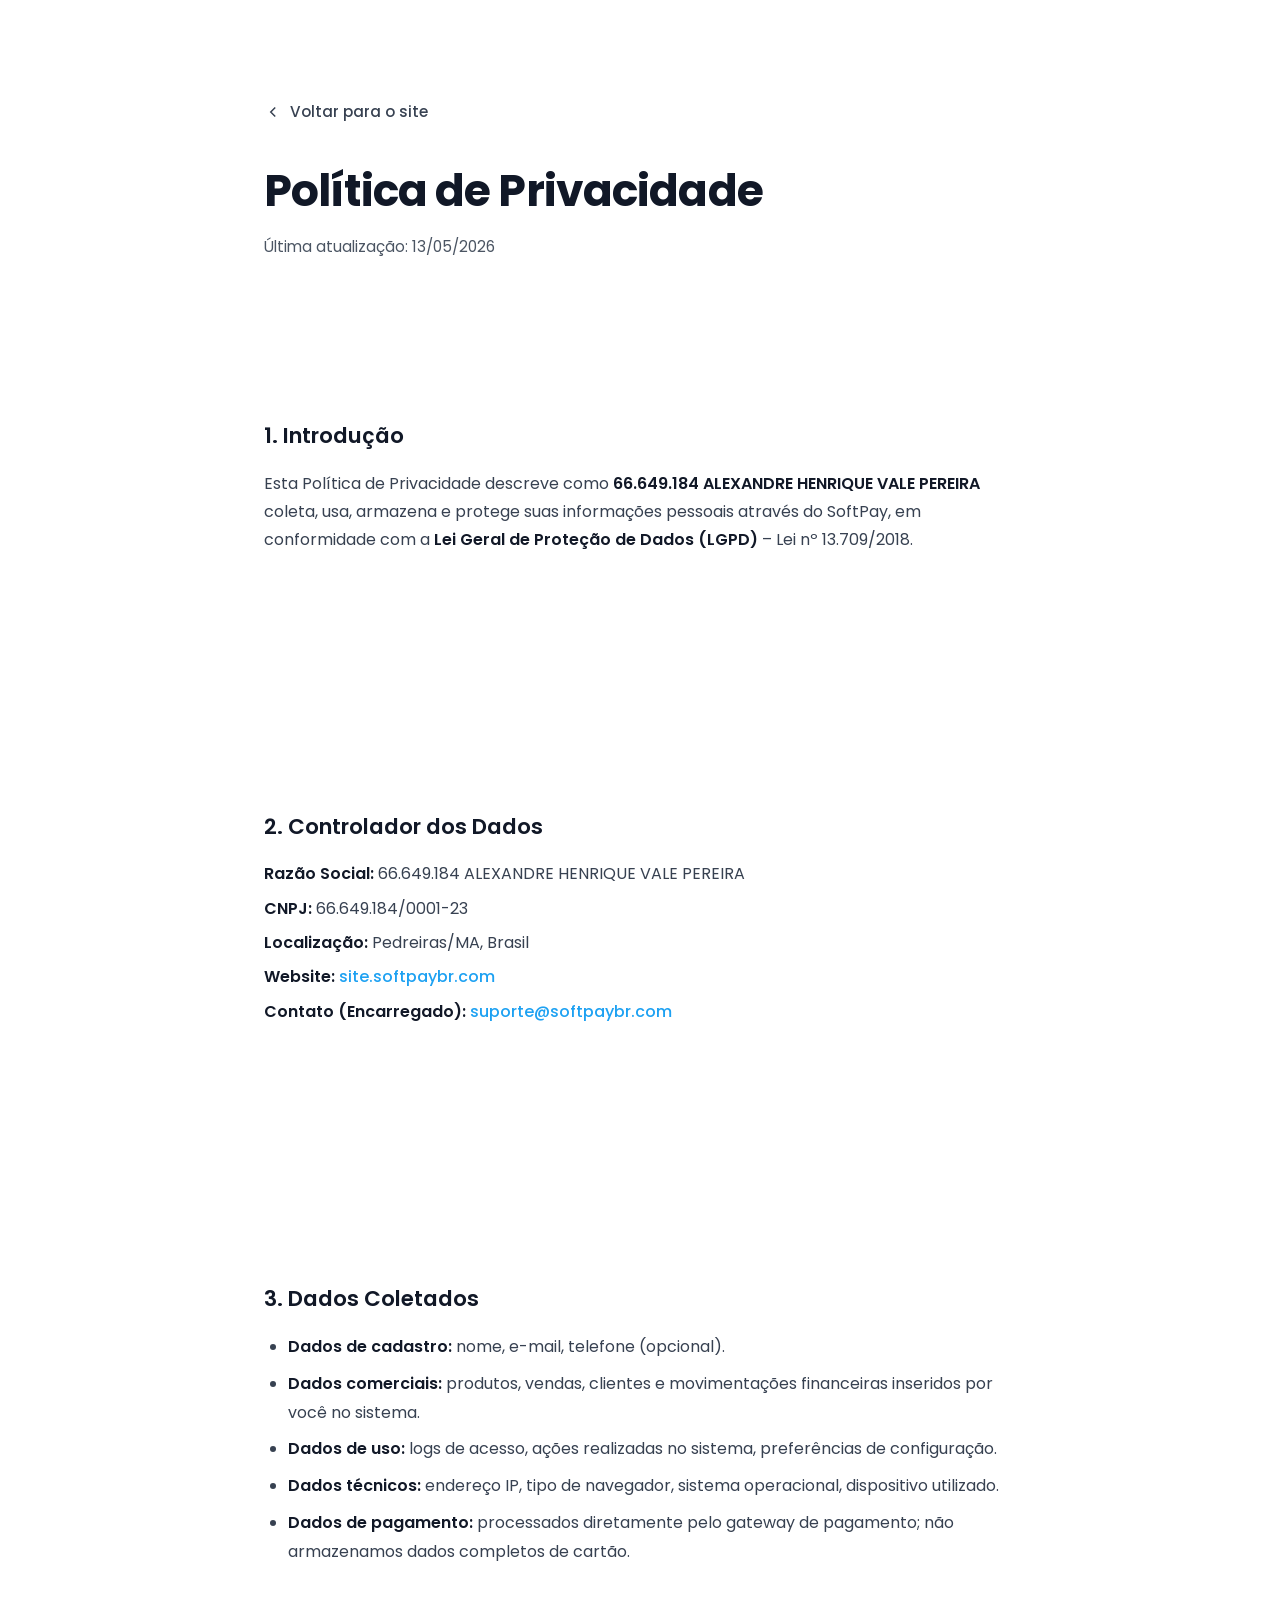
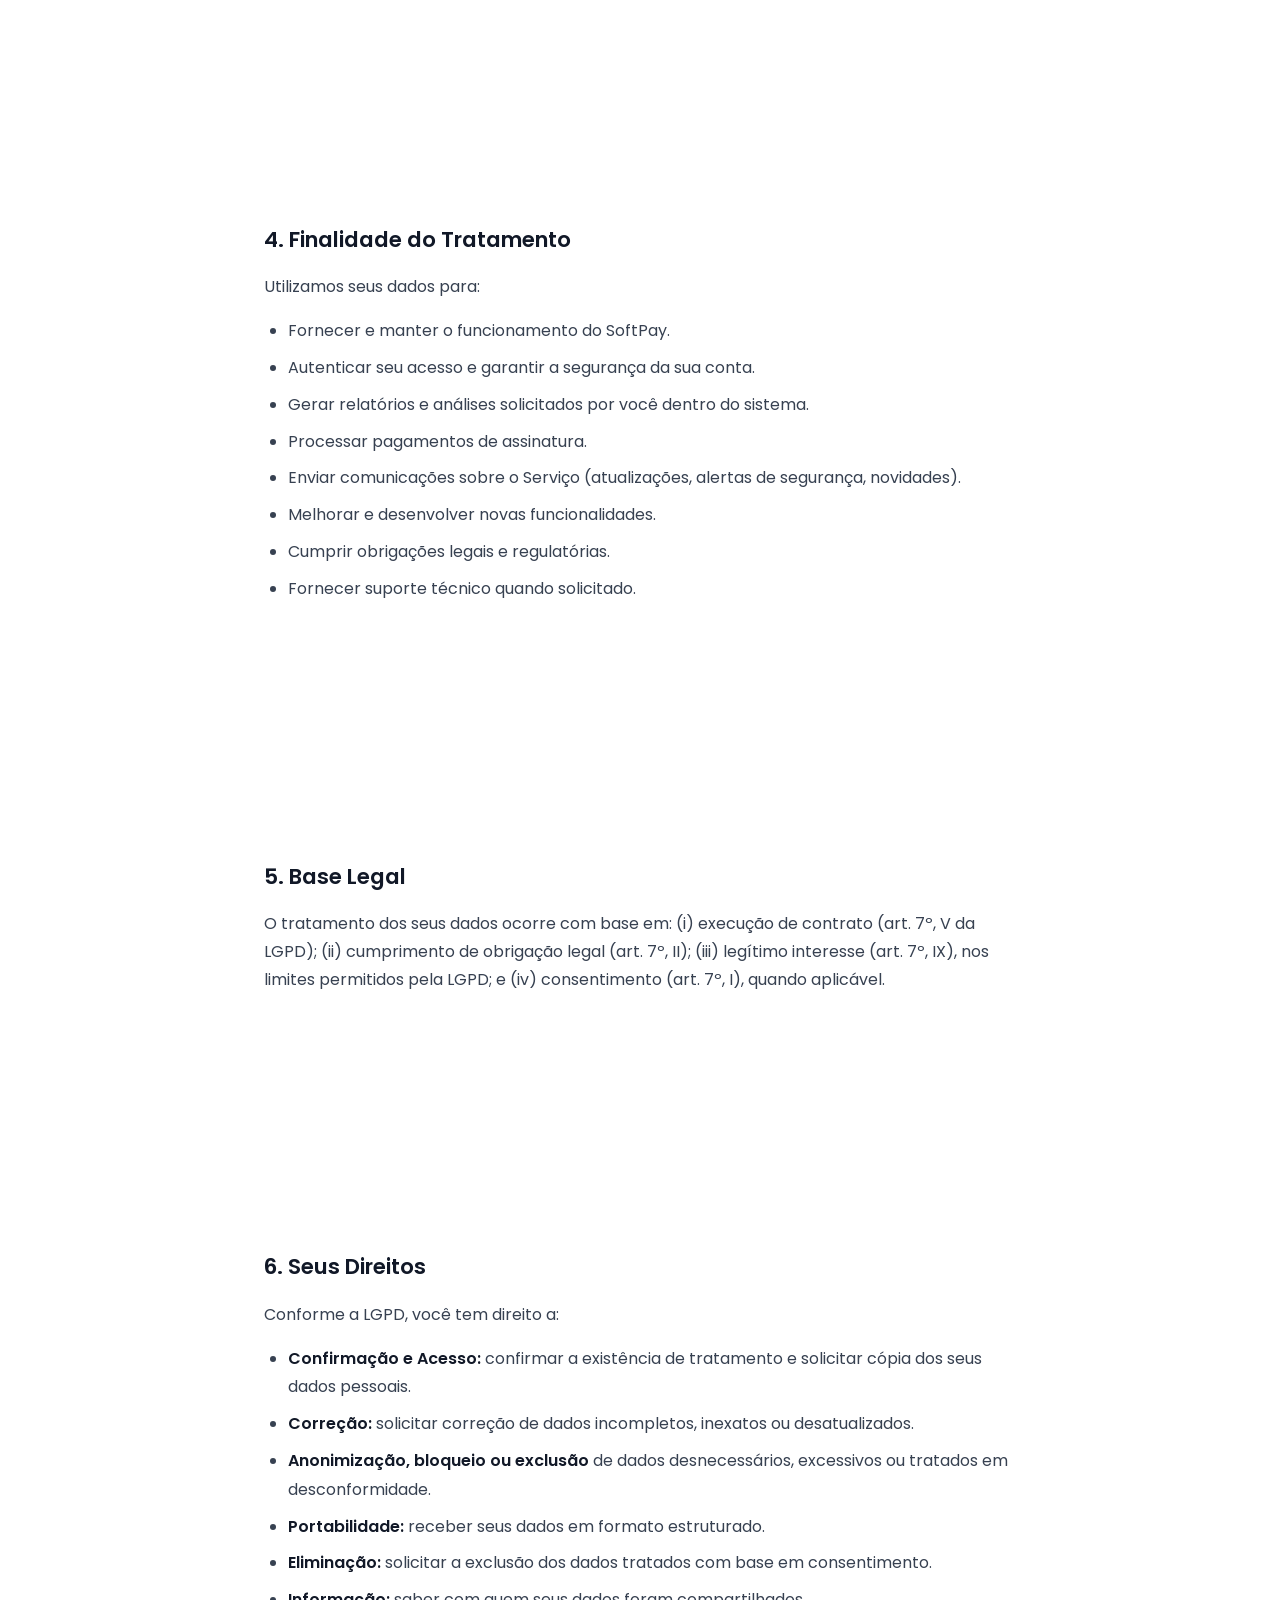
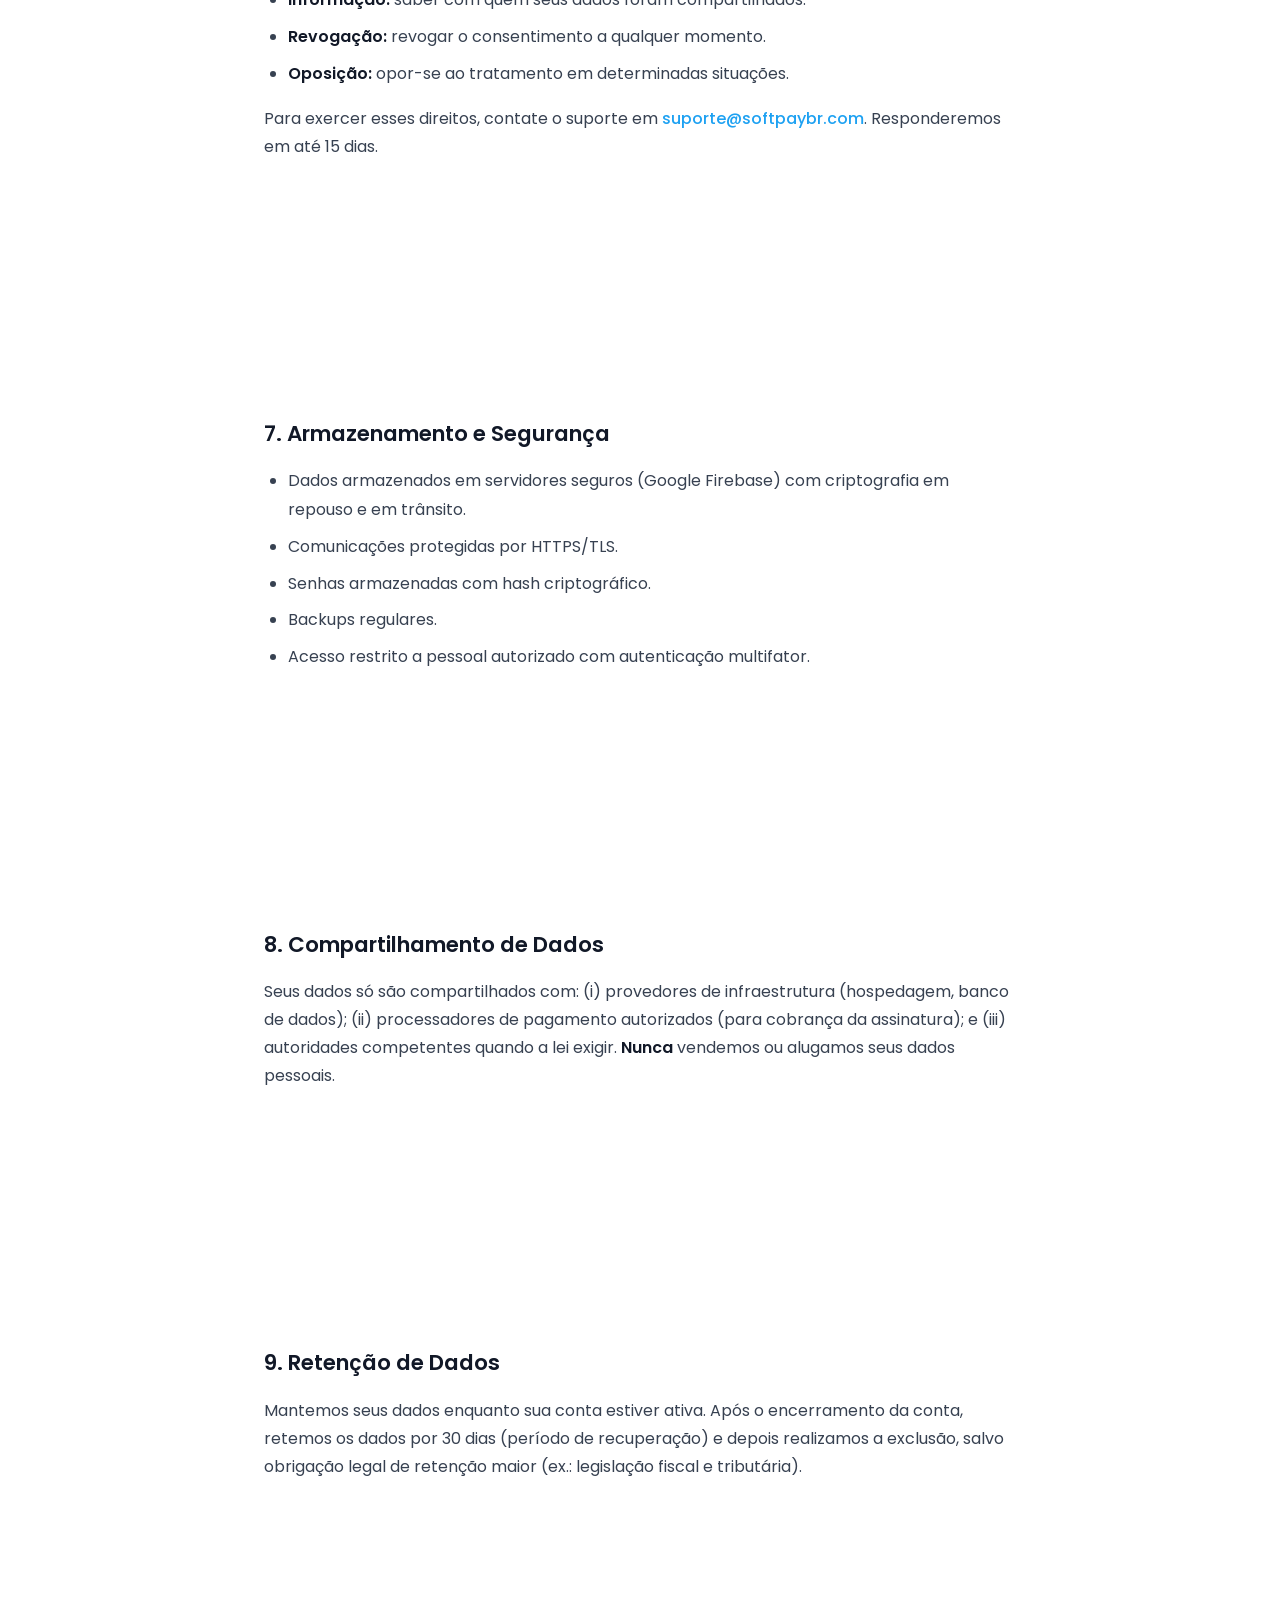
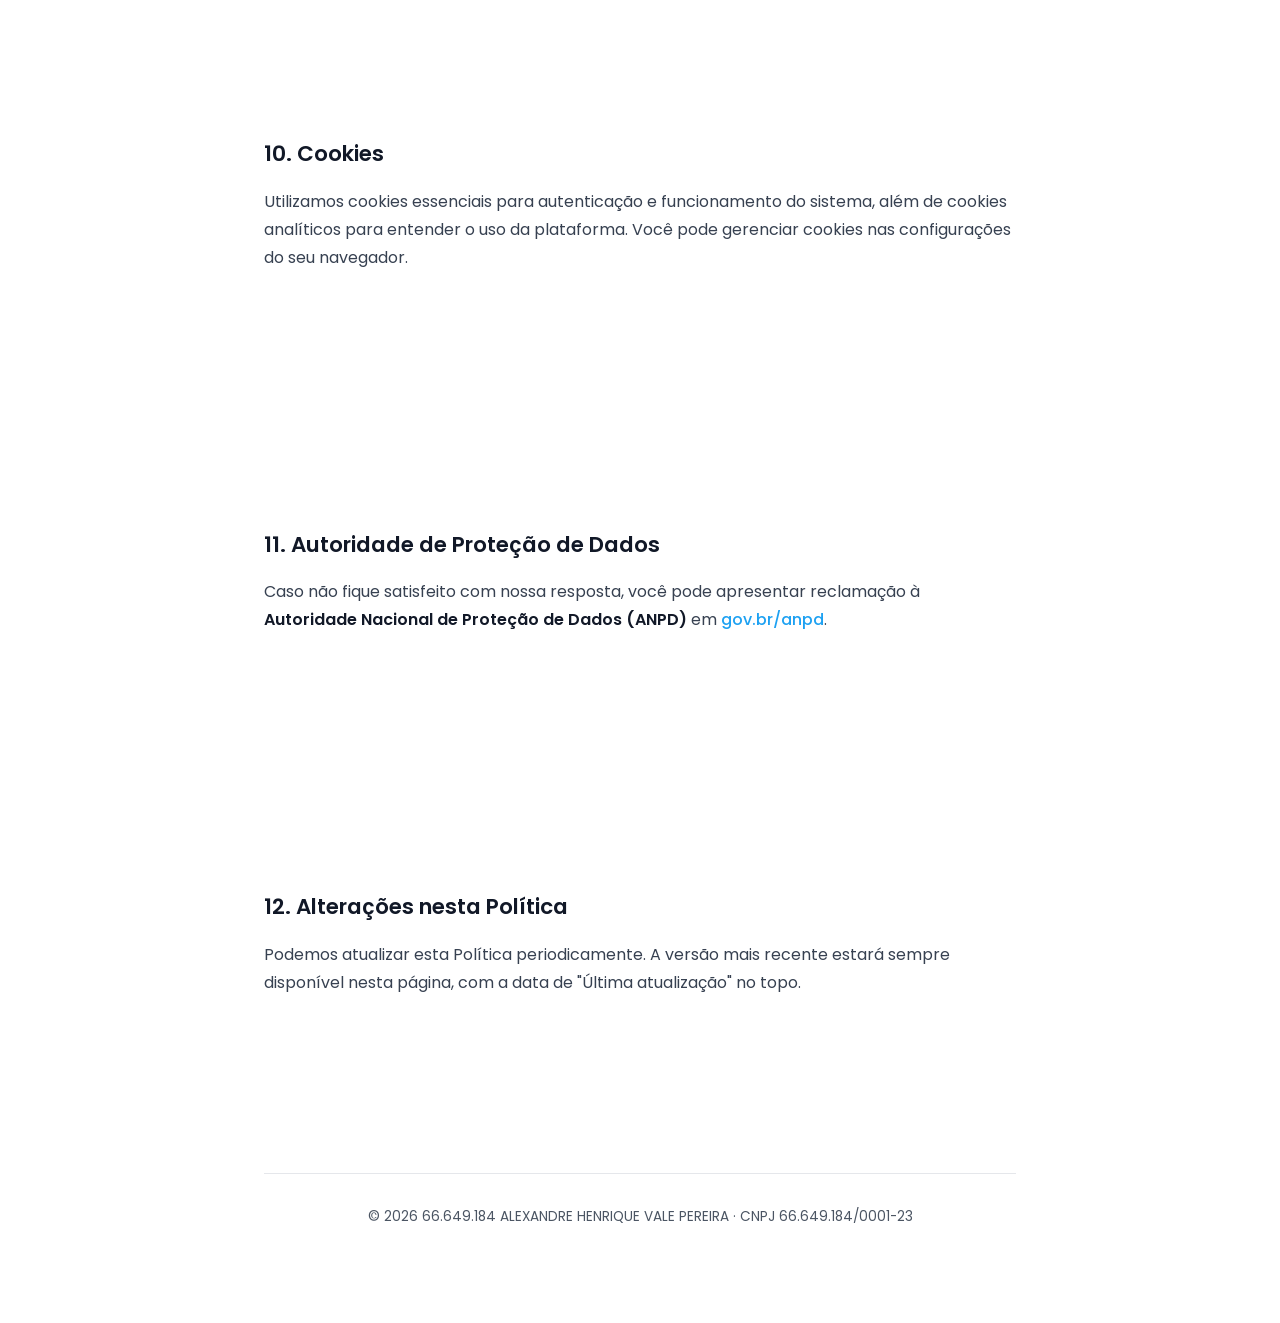
<file: privacidade.html>
<!DOCTYPE html>
<html lang="pt-BR">

<head>
    <meta charset="UTF-8" />
    <meta http-equiv="X-UA-Compatible" content="IE=edge" />
    <meta name="viewport" content="width=device-width, initial-scale=1.0" />
    <title>Política de Privacidade · SoftPay</title>
    <meta name="description" content="Política de Privacidade do SoftPay - Conformidade com a LGPD." />
    <link rel="preconnect" href="https://fonts.googleapis.com" />
    <link rel="preconnect" href="https://fonts.gstatic.com" crossorigin />
    <link href="https://fonts.googleapis.com/css2?family=Poppins:wght@300;400;500;600;700;800&display=swap"
        rel="stylesheet" />
    <link rel="stylesheet" href="style.css" />
    <link rel="stylesheet" href="legal.css" />
    <link rel="icon" href="assets/icones e favicon.svg" type="image/x-icon">
</head>

<body class="legal-page">
    <div class="legal-container">
        <a href="index.html" class="legal-back">
            <svg viewBox="0 0 24 24"><polyline points="15 18 9 12 15 6"></polyline></svg>
            Voltar para o site
        </a>

        <h1 class="legal-title">Política de Privacidade</h1>
        <p class="legal-updated">Última atualização: 13/05/2026</p>

        <div class="legal-content">
            <section>
                <h2>1. Introdução</h2>
                <p>Esta Política de Privacidade descreve como <strong>66.649.184 ALEXANDRE HENRIQUE VALE PEREIRA</strong> coleta, usa, armazena e protege suas informações pessoais através do SoftPay, em conformidade com a <strong>Lei Geral de Proteção de Dados (LGPD)</strong> – Lei nº 13.709/2018.</p>
            </section>

            <section>
                <h2>2. Controlador dos Dados</h2>
                <ul class="list-none">
                    <li><strong>Razão Social:</strong> 66.649.184 ALEXANDRE HENRIQUE VALE PEREIRA</li>
                    <li><strong>CNPJ:</strong> 66.649.184/0001-23</li>
                    <li><strong>Localização:</strong> Pedreiras/MA, Brasil</li>
                    <li><strong>Website:</strong> <a href="https://site.softpaybr.com" target="_blank" rel="noopener noreferrer">site.softpaybr.com</a></li>
                    <li><strong>Contato (Encarregado):</strong> <a href="mailto:suporte@softpaybr.com">suporte@softpaybr.com</a></li>
                </ul>
            </section>

            <section>
                <h2>3. Dados Coletados</h2>
                <ul>
                    <li><strong>Dados de cadastro:</strong> nome, e-mail, telefone (opcional).</li>
                    <li><strong>Dados comerciais:</strong> produtos, vendas, clientes e movimentações financeiras inseridos por você no sistema.</li>
                    <li><strong>Dados de uso:</strong> logs de acesso, ações realizadas no sistema, preferências de configuração.</li>
                    <li><strong>Dados técnicos:</strong> endereço IP, tipo de navegador, sistema operacional, dispositivo utilizado.</li>
                    <li><strong>Dados de pagamento:</strong> processados diretamente pelo gateway de pagamento; não armazenamos dados completos de cartão.</li>
                </ul>
            </section>

            <section>
                <h2>4. Finalidade do Tratamento</h2>
                <p>Utilizamos seus dados para:</p>
                <ul>
                    <li>Fornecer e manter o funcionamento do SoftPay.</li>
                    <li>Autenticar seu acesso e garantir a segurança da sua conta.</li>
                    <li>Gerar relatórios e análises solicitados por você dentro do sistema.</li>
                    <li>Processar pagamentos de assinatura.</li>
                    <li>Enviar comunicações sobre o Serviço (atualizações, alertas de segurança, novidades).</li>
                    <li>Melhorar e desenvolver novas funcionalidades.</li>
                    <li>Cumprir obrigações legais e regulatórias.</li>
                    <li>Fornecer suporte técnico quando solicitado.</li>
                </ul>
            </section>

            <section>
                <h2>5. Base Legal</h2>
                <p>O tratamento dos seus dados ocorre com base em: (i) execução de contrato (art. 7º, V da LGPD); (ii) cumprimento de obrigação legal (art. 7º, II); (iii) legítimo interesse (art. 7º, IX), nos limites permitidos pela LGPD; e (iv) consentimento (art. 7º, I), quando aplicável.</p>
            </section>

            <section>
                <h2>6. Seus Direitos</h2>
                <p>Conforme a LGPD, você tem direito a:</p>
                <ul>
                    <li><strong>Confirmação e Acesso:</strong> confirmar a existência de tratamento e solicitar cópia dos seus dados pessoais.</li>
                    <li><strong>Correção:</strong> solicitar correção de dados incompletos, inexatos ou desatualizados.</li>
                    <li><strong>Anonimização, bloqueio ou exclusão</strong> de dados desnecessários, excessivos ou tratados em desconformidade.</li>
                    <li><strong>Portabilidade:</strong> receber seus dados em formato estruturado.</li>
                    <li><strong>Eliminação:</strong> solicitar a exclusão dos dados tratados com base em consentimento.</li>
                    <li><strong>Informação:</strong> saber com quem seus dados foram compartilhados.</li>
                    <li><strong>Revogação:</strong> revogar o consentimento a qualquer momento.</li>
                    <li><strong>Oposição:</strong> opor-se ao tratamento em determinadas situações.</li>
                </ul>
                <p>Para exercer esses direitos, contate o suporte em <a href="mailto:suporte@softpaybr.com">suporte@softpaybr.com</a>. Responderemos em até 15 dias.</p>
            </section>

            <section>
                <h2>7. Armazenamento e Segurança</h2>
                <ul>
                    <li>Dados armazenados em servidores seguros (Google Firebase) com criptografia em repouso e em trânsito.</li>
                    <li>Comunicações protegidas por HTTPS/TLS.</li>
                    <li>Senhas armazenadas com hash criptográfico.</li>
                    <li>Backups regulares.</li>
                    <li>Acesso restrito a pessoal autorizado com autenticação multifator.</li>
                </ul>
            </section>

            <section>
                <h2>8. Compartilhamento de Dados</h2>
                <p>Seus dados só são compartilhados com: (i) provedores de infraestrutura (hospedagem, banco de dados); (ii) processadores de pagamento autorizados (para cobrança da assinatura); e (iii) autoridades competentes quando a lei exigir. <strong>Nunca</strong> vendemos ou alugamos seus dados pessoais.</p>
            </section>

            <section>
                <h2>9. Retenção de Dados</h2>
                <p>Mantemos seus dados enquanto sua conta estiver ativa. Após o encerramento da conta, retemos os dados por 30 dias (período de recuperação) e depois realizamos a exclusão, salvo obrigação legal de retenção maior (ex.: legislação fiscal e tributária).</p>
            </section>

            <section>
                <h2>10. Cookies</h2>
                <p>Utilizamos cookies essenciais para autenticação e funcionamento do sistema, além de cookies analíticos para entender o uso da plataforma. Você pode gerenciar cookies nas configurações do seu navegador.</p>
            </section>

            <section>
                <h2>11. Autoridade de Proteção de Dados</h2>
                <p>Caso não fique satisfeito com nossa resposta, você pode apresentar reclamação à <strong>Autoridade Nacional de Proteção de Dados (ANPD)</strong> em <a href="https://www.gov.br/anpd" target="_blank" rel="noopener noreferrer">gov.br/anpd</a>.</p>
            </section>

            <section>
                <h2>12. Alterações nesta Política</h2>
                <p>Podemos atualizar esta Política periodicamente. A versão mais recente estará sempre disponível nesta página, com a data de "Última atualização" no topo.</p>
            </section>
        </div>

        <div class="legal-footer">
            <p>&copy; 2026 66.649.184 ALEXANDRE HENRIQUE VALE PEREIRA · CNPJ 66.649.184/0001-23</p>
        </div>
    </div>
</body>

</html>
</file>
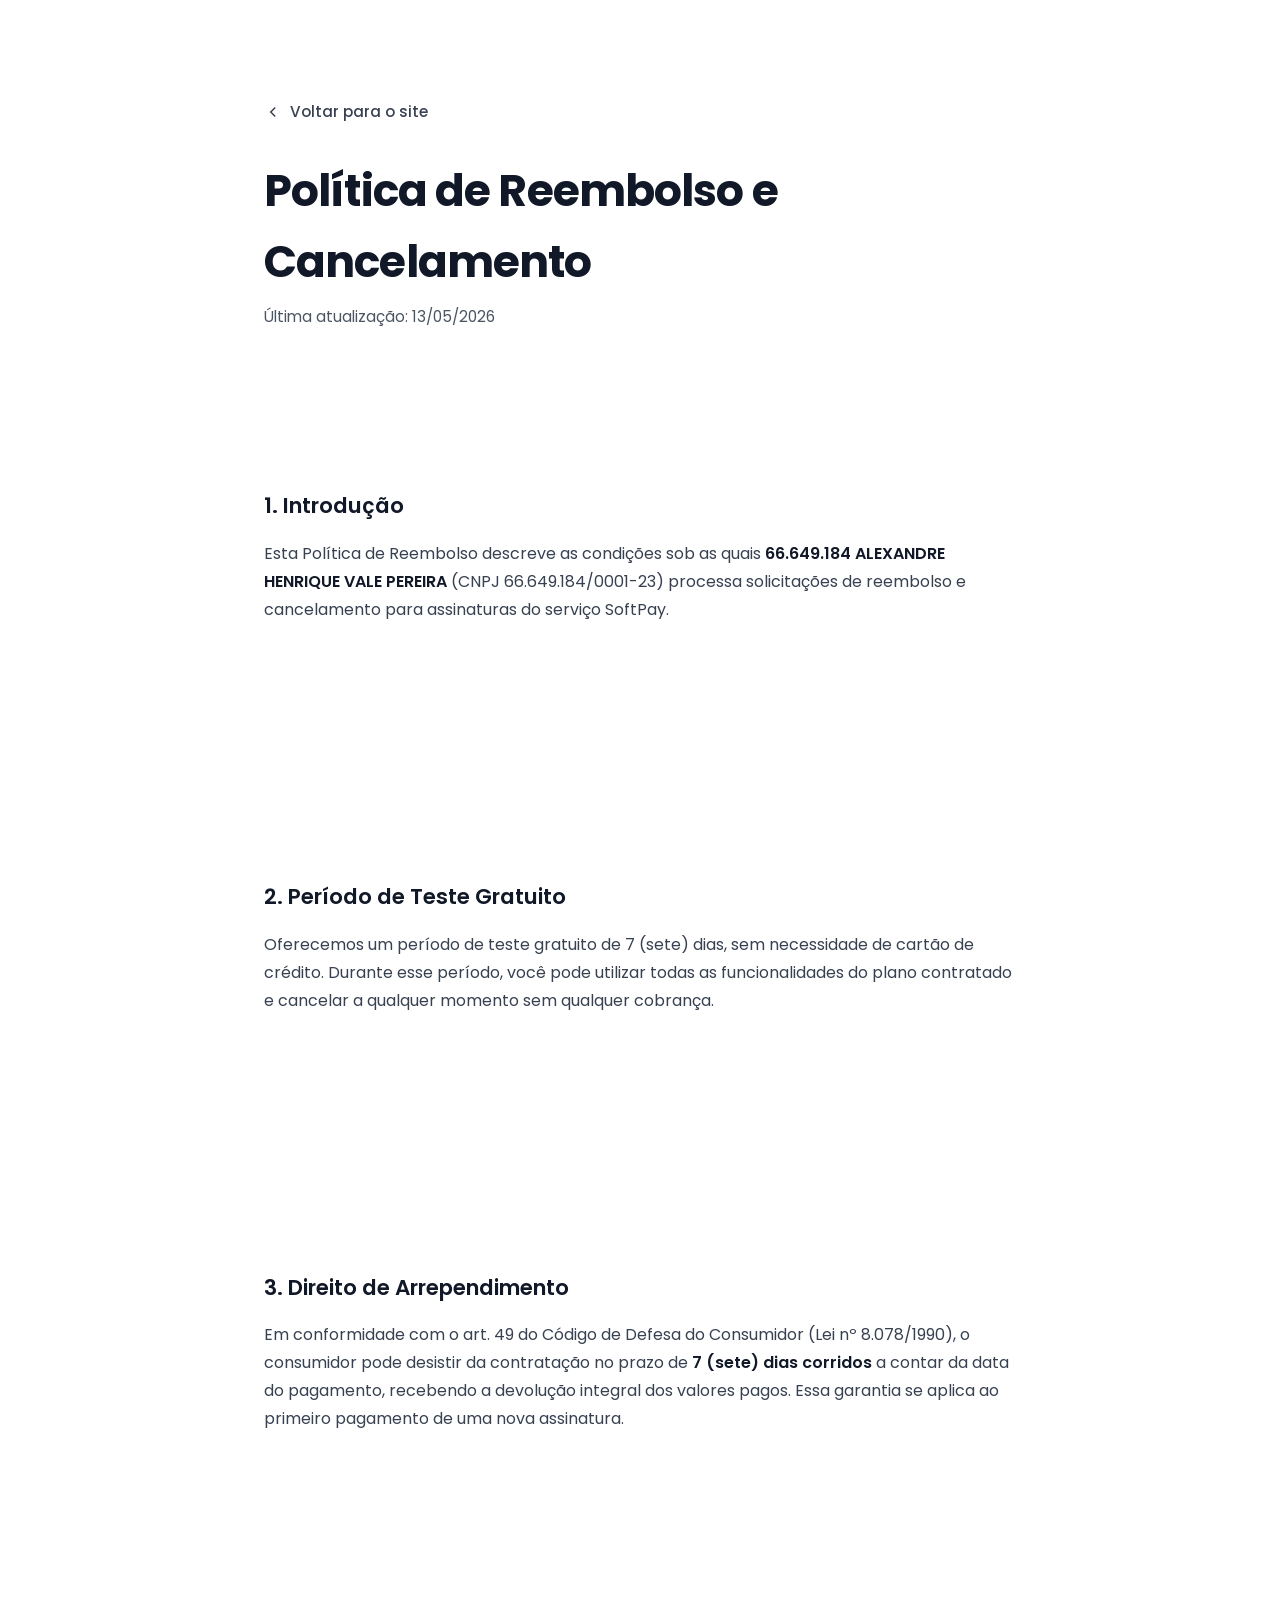
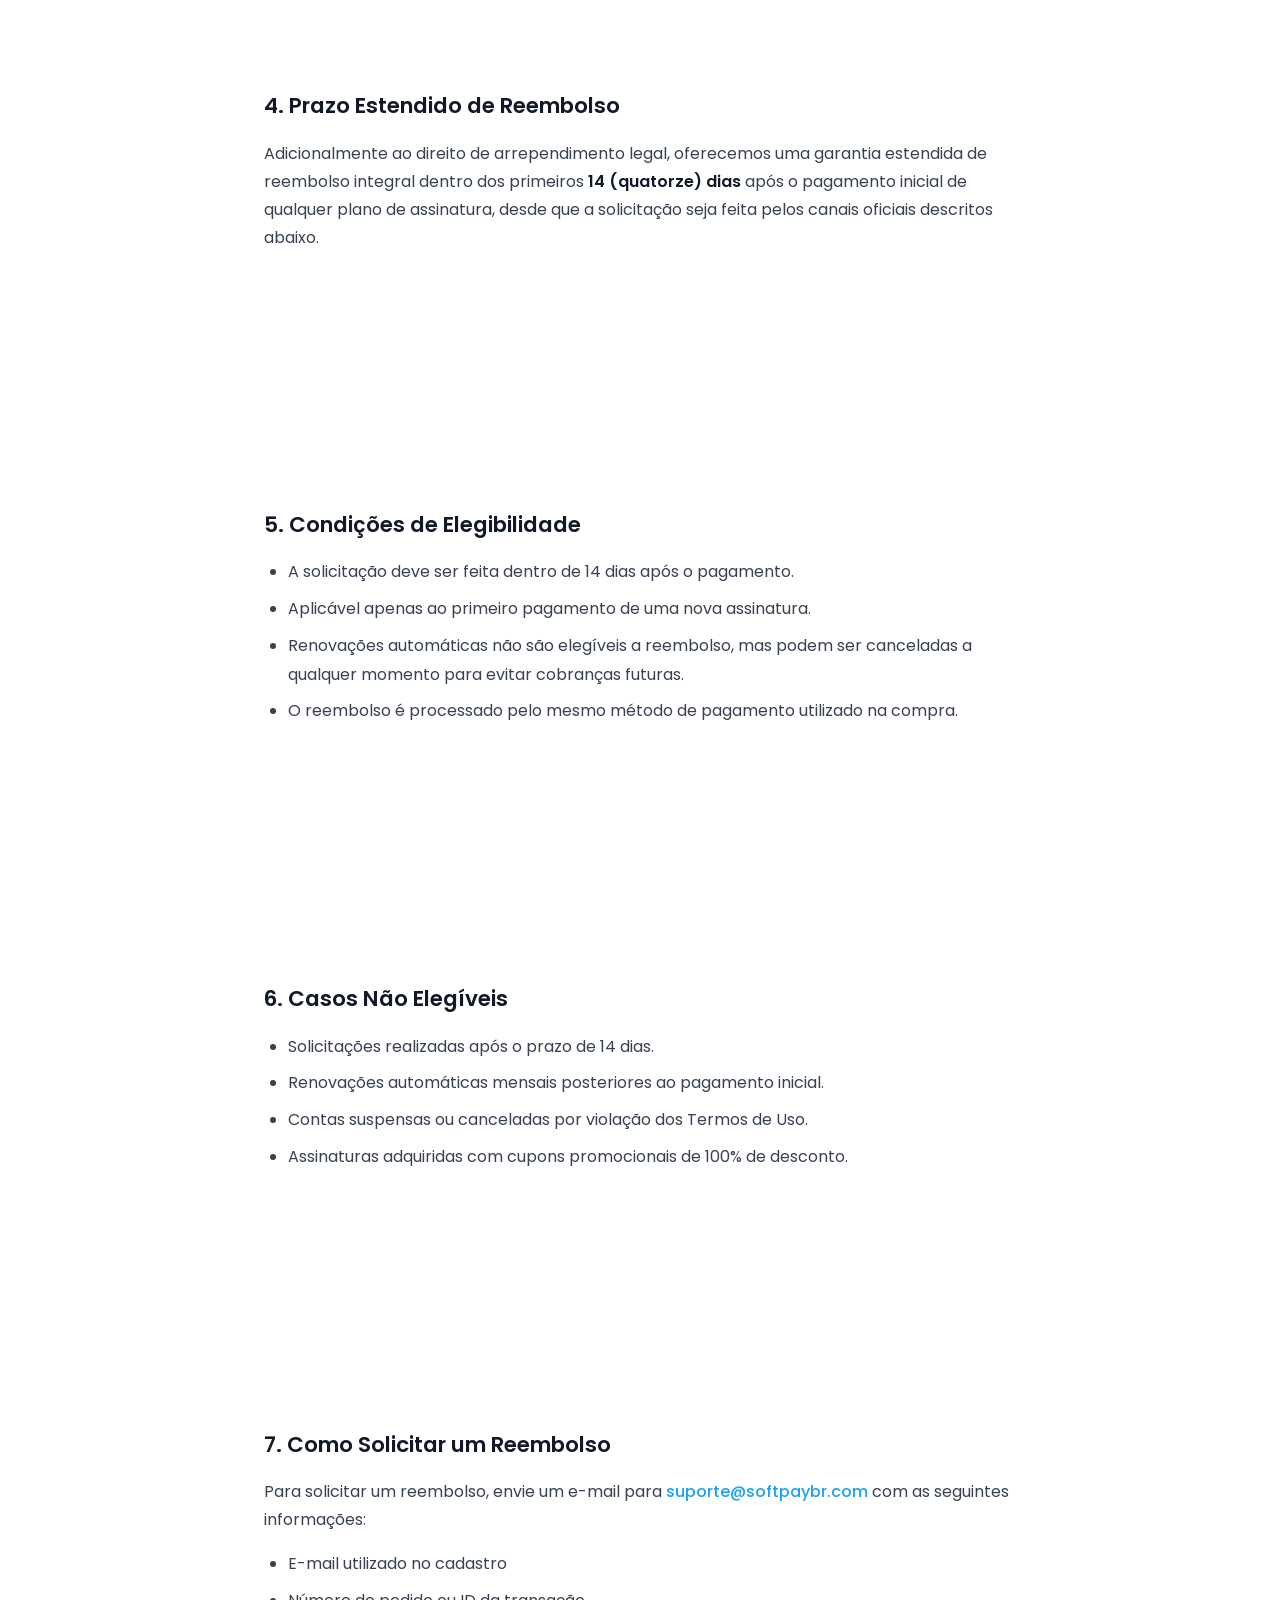
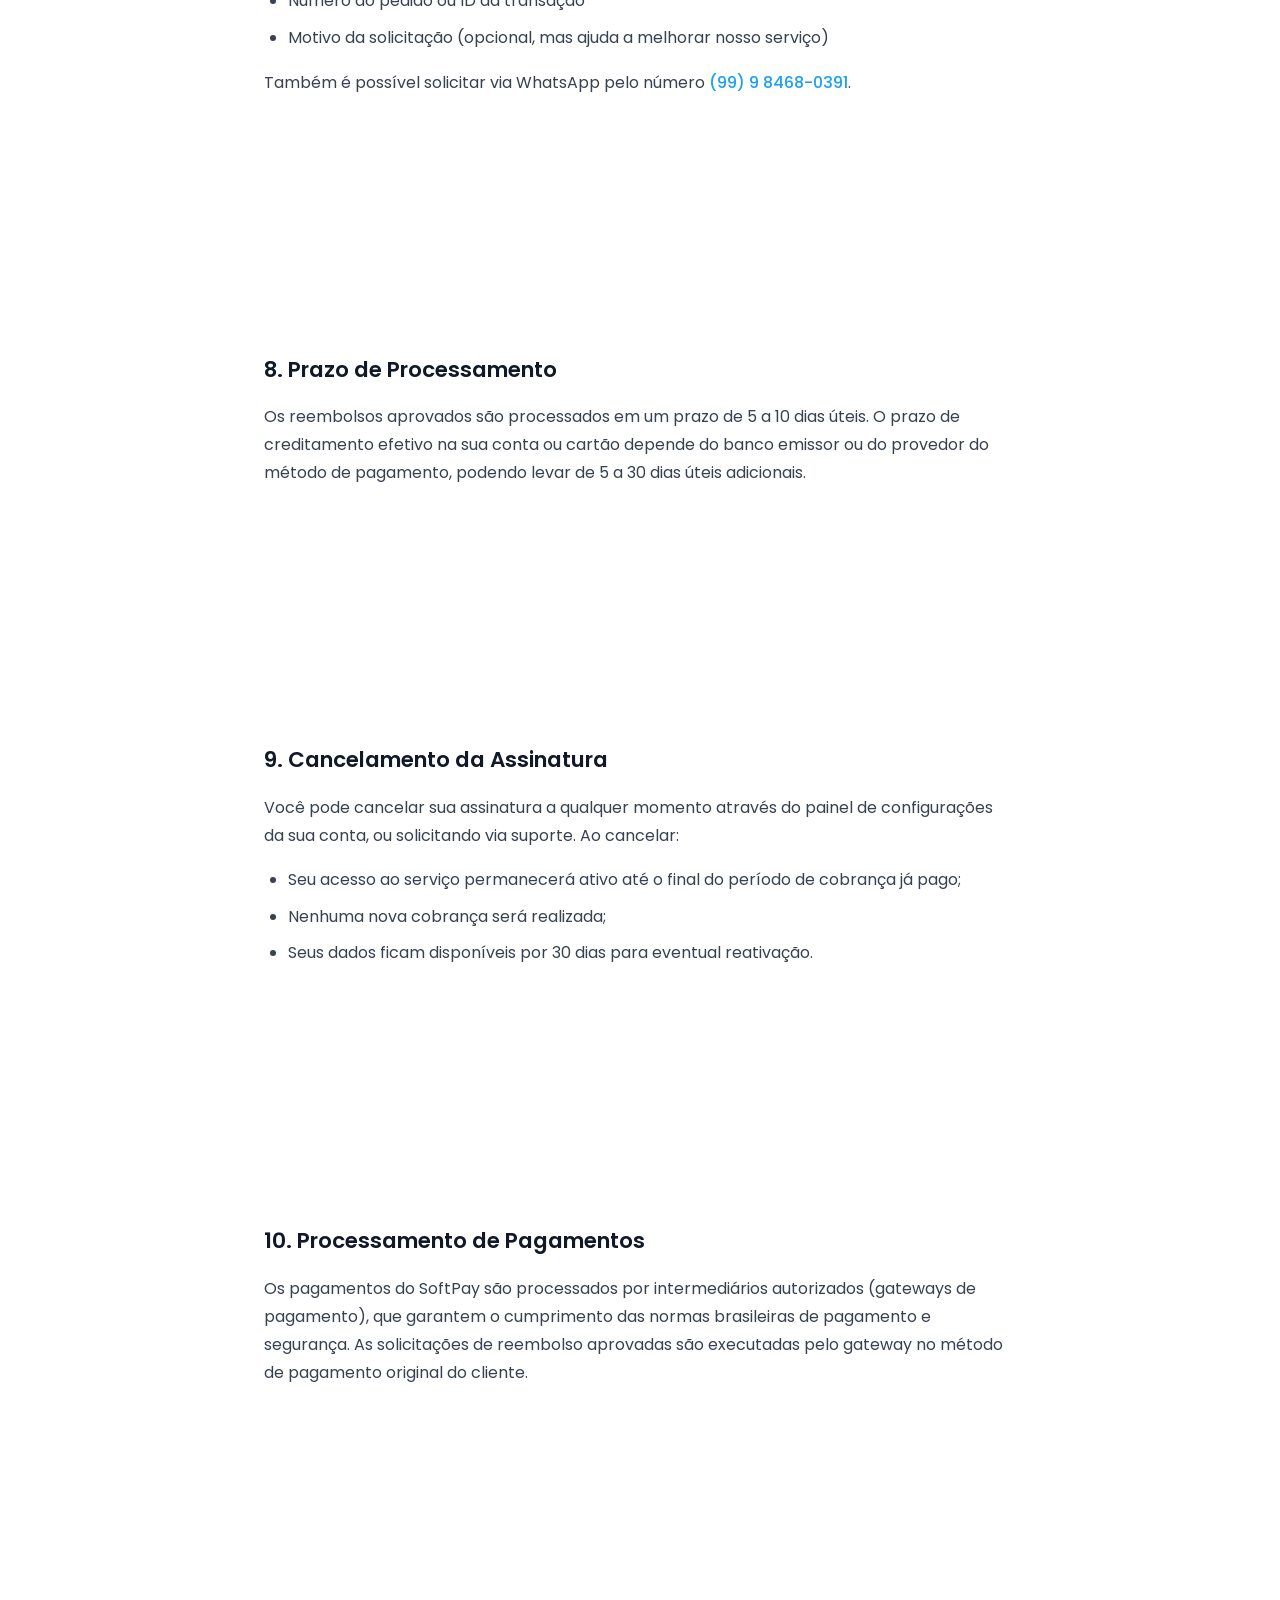
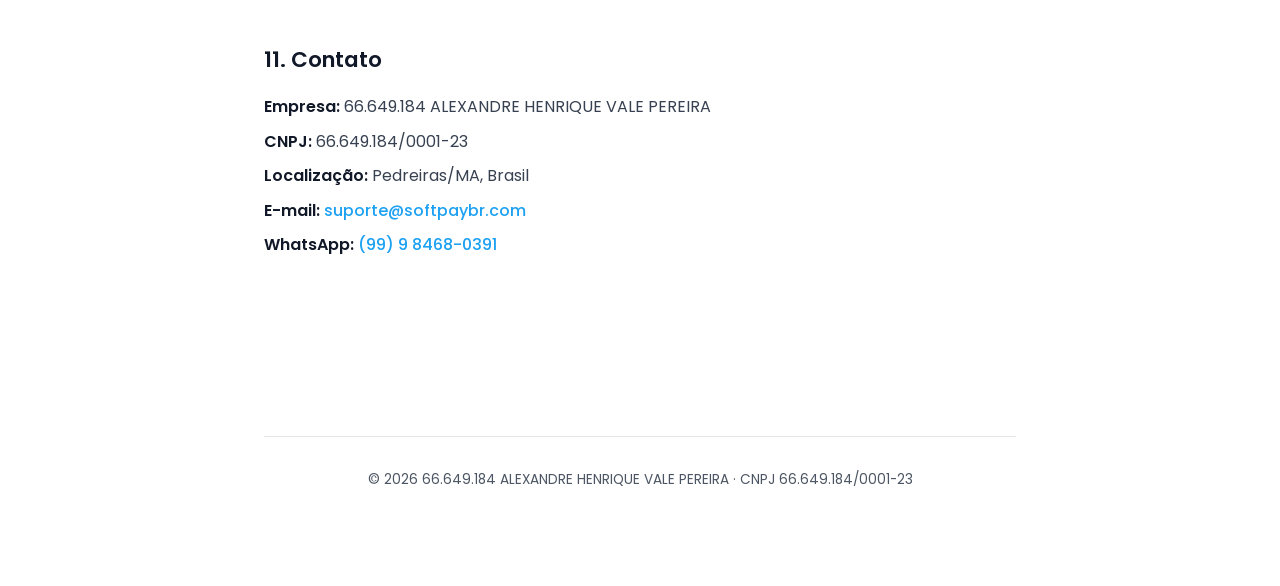
<file: reembolso.html>
<!DOCTYPE html>
<html lang="pt-BR">

<head>
    <meta charset="UTF-8" />
    <meta http-equiv="X-UA-Compatible" content="IE=edge" />
    <meta name="viewport" content="width=device-width, initial-scale=1.0" />
    <title>Política de Reembolso · SoftPay</title>
    <meta name="description" content="Política de Reembolso e Cancelamento do SoftPay." />
    <link rel="preconnect" href="https://fonts.googleapis.com" />
    <link rel="preconnect" href="https://fonts.gstatic.com" crossorigin />
    <link href="https://fonts.googleapis.com/css2?family=Poppins:wght@300;400;500;600;700;800&display=swap"
        rel="stylesheet" />
    <link rel="stylesheet" href="style.css" />
    <link rel="stylesheet" href="legal.css" />
    <link rel="icon" href="assets/icones e favicon.svg" type="image/x-icon">
</head>

<body class="legal-page">
    <div class="legal-container">
        <a href="index.html" class="legal-back">
            <svg viewBox="0 0 24 24"><polyline points="15 18 9 12 15 6"></polyline></svg>
            Voltar para o site
        </a>

        <h1 class="legal-title">Política de Reembolso e Cancelamento</h1>
        <p class="legal-updated">Última atualização: 13/05/2026</p>

        <div class="legal-content">
            <section>
                <h2>1. Introdução</h2>
                <p>Esta Política de Reembolso descreve as condições sob as quais <strong>66.649.184 ALEXANDRE HENRIQUE VALE PEREIRA</strong> (CNPJ 66.649.184/0001-23) processa solicitações de reembolso e cancelamento para assinaturas do serviço SoftPay.</p>
            </section>

            <section>
                <h2>2. Período de Teste Gratuito</h2>
                <p>Oferecemos um período de teste gratuito de 7 (sete) dias, sem necessidade de cartão de crédito. Durante esse período, você pode utilizar todas as funcionalidades do plano contratado e cancelar a qualquer momento sem qualquer cobrança.</p>
            </section>

            <section>
                <h2>3. Direito de Arrependimento</h2>
                <p>Em conformidade com o art. 49 do Código de Defesa do Consumidor (Lei nº 8.078/1990), o consumidor pode desistir da contratação no prazo de <strong>7 (sete) dias corridos</strong> a contar da data do pagamento, recebendo a devolução integral dos valores pagos. Essa garantia se aplica ao primeiro pagamento de uma nova assinatura.</p>
            </section>

            <section>
                <h2>4. Prazo Estendido de Reembolso</h2>
                <p>Adicionalmente ao direito de arrependimento legal, oferecemos uma garantia estendida de reembolso integral dentro dos primeiros <strong>14 (quatorze) dias</strong> após o pagamento inicial de qualquer plano de assinatura, desde que a solicitação seja feita pelos canais oficiais descritos abaixo.</p>
            </section>

            <section>
                <h2>5. Condições de Elegibilidade</h2>
                <ul>
                    <li>A solicitação deve ser feita dentro de 14 dias após o pagamento.</li>
                    <li>Aplicável apenas ao primeiro pagamento de uma nova assinatura.</li>
                    <li>Renovações automáticas não são elegíveis a reembolso, mas podem ser canceladas a qualquer momento para evitar cobranças futuras.</li>
                    <li>O reembolso é processado pelo mesmo método de pagamento utilizado na compra.</li>
                </ul>
            </section>

            <section>
                <h2>6. Casos Não Elegíveis</h2>
                <ul>
                    <li>Solicitações realizadas após o prazo de 14 dias.</li>
                    <li>Renovações automáticas mensais posteriores ao pagamento inicial.</li>
                    <li>Contas suspensas ou canceladas por violação dos Termos de Uso.</li>
                    <li>Assinaturas adquiridas com cupons promocionais de 100% de desconto.</li>
                </ul>
            </section>

            <section>
                <h2>7. Como Solicitar um Reembolso</h2>
                <p>Para solicitar um reembolso, envie um e-mail para <a href="mailto:suporte@softpaybr.com">suporte@softpaybr.com</a> com as seguintes informações:</p>
                <ul>
                    <li>E-mail utilizado no cadastro</li>
                    <li>Número do pedido ou ID da transação</li>
                    <li>Motivo da solicitação (opcional, mas ajuda a melhorar nosso serviço)</li>
                </ul>
                <p>Também é possível solicitar via WhatsApp pelo número <a href="https://wa.me/5599984680391" target="_blank" rel="noopener noreferrer">(99) 9 8468-0391</a>.</p>
            </section>

            <section>
                <h2>8. Prazo de Processamento</h2>
                <p>Os reembolsos aprovados são processados em um prazo de 5 a 10 dias úteis. O prazo de creditamento efetivo na sua conta ou cartão depende do banco emissor ou do provedor do método de pagamento, podendo levar de 5 a 30 dias úteis adicionais.</p>
            </section>

            <section>
                <h2>9. Cancelamento da Assinatura</h2>
                <p>Você pode cancelar sua assinatura a qualquer momento através do painel de configurações da sua conta, ou solicitando via suporte. Ao cancelar:</p>
                <ul>
                    <li>Seu acesso ao serviço permanecerá ativo até o final do período de cobrança já pago;</li>
                    <li>Nenhuma nova cobrança será realizada;</li>
                    <li>Seus dados ficam disponíveis por 30 dias para eventual reativação.</li>
                </ul>
            </section>

            <section>
                <h2>10. Processamento de Pagamentos</h2>
                <p>Os pagamentos do SoftPay são processados por intermediários autorizados (gateways de pagamento), que garantem o cumprimento das normas brasileiras de pagamento e segurança. As solicitações de reembolso aprovadas são executadas pelo gateway no método de pagamento original do cliente.</p>
            </section>

            <section>
                <h2>11. Contato</h2>
                <ul class="list-none">
                    <li><strong>Empresa:</strong> 66.649.184 ALEXANDRE HENRIQUE VALE PEREIRA</li>
                    <li><strong>CNPJ:</strong> 66.649.184/0001-23</li>
                    <li><strong>Localização:</strong> Pedreiras/MA, Brasil</li>
                    <li><strong>E-mail:</strong> <a href="mailto:suporte@softpaybr.com">suporte@softpaybr.com</a></li>
                    <li><strong>WhatsApp:</strong> <a href="https://wa.me/5599984680391" target="_blank" rel="noopener noreferrer">(99) 9 8468-0391</a></li>
                </ul>
            </section>
        </div>

        <div class="legal-footer">
            <p>&copy; 2026 66.649.184 ALEXANDRE HENRIQUE VALE PEREIRA · CNPJ 66.649.184/0001-23</p>
        </div>
    </div>
</body>

</html>
</file>
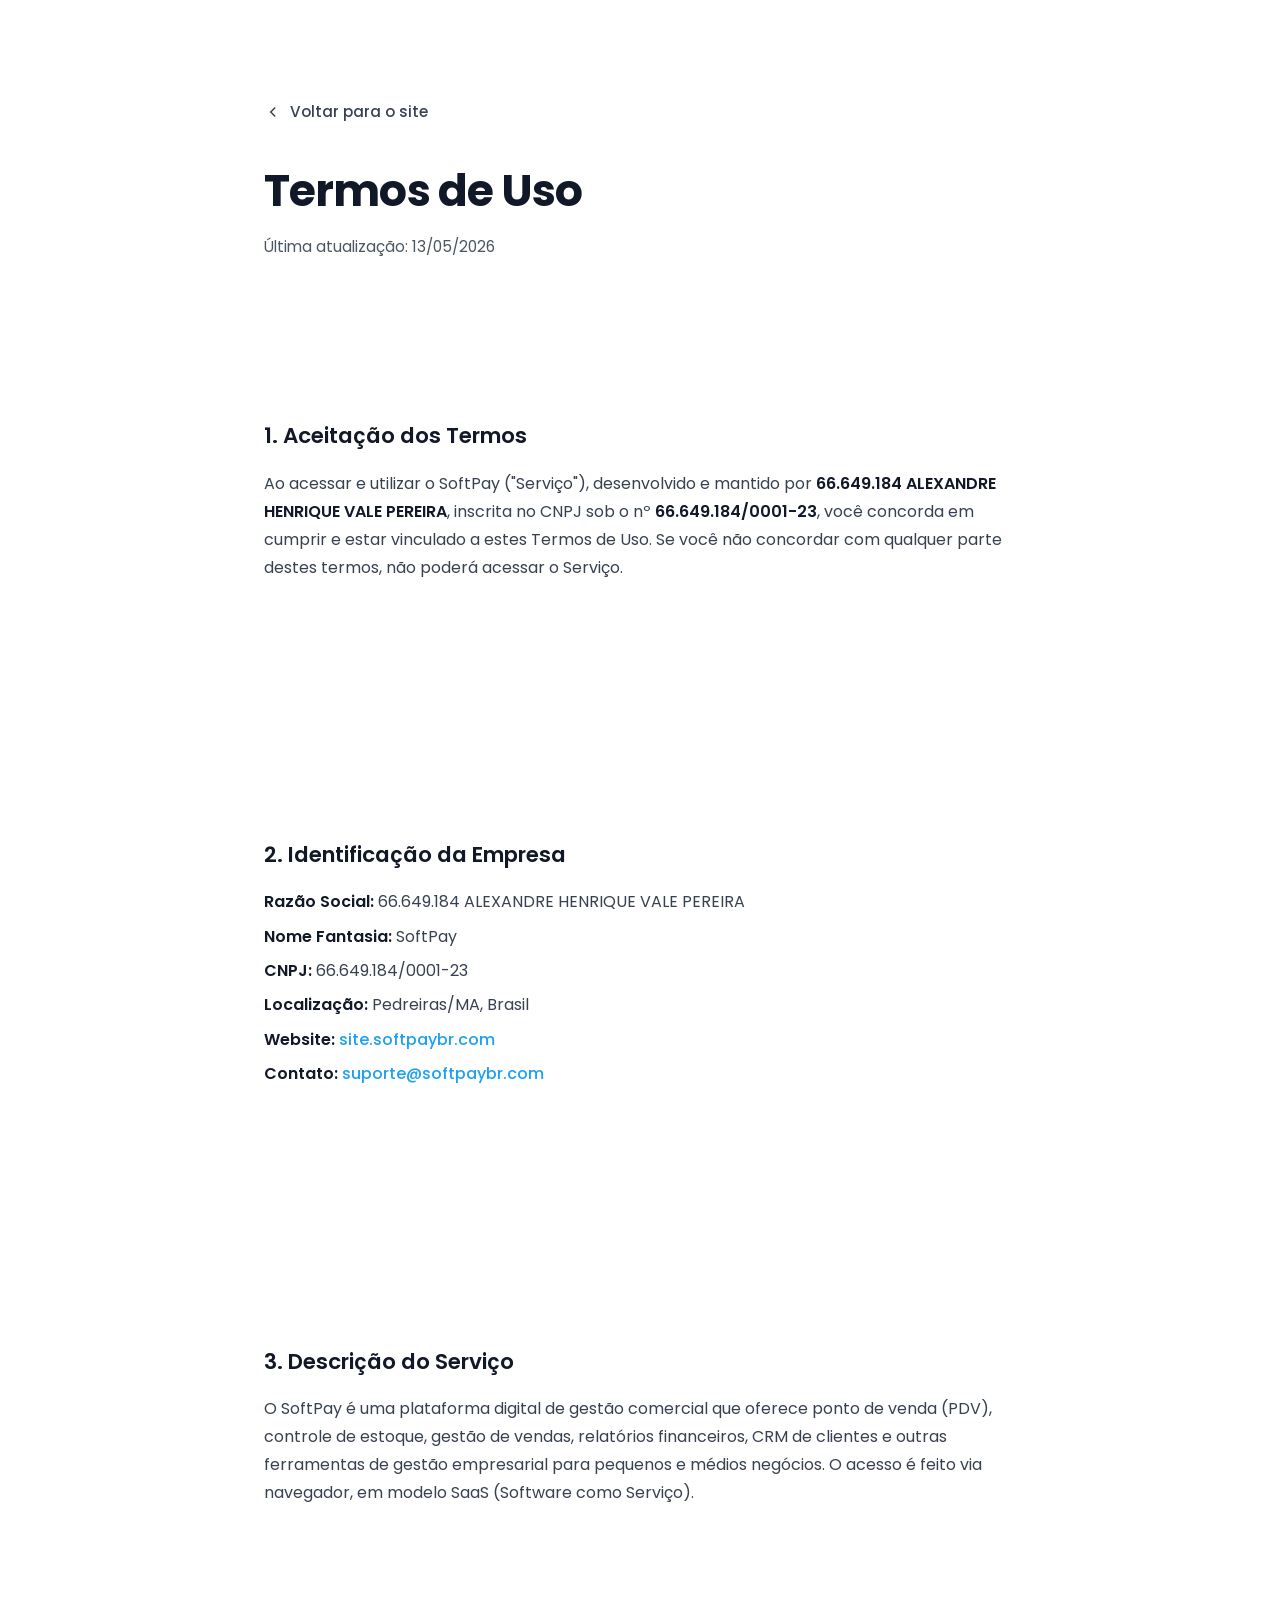
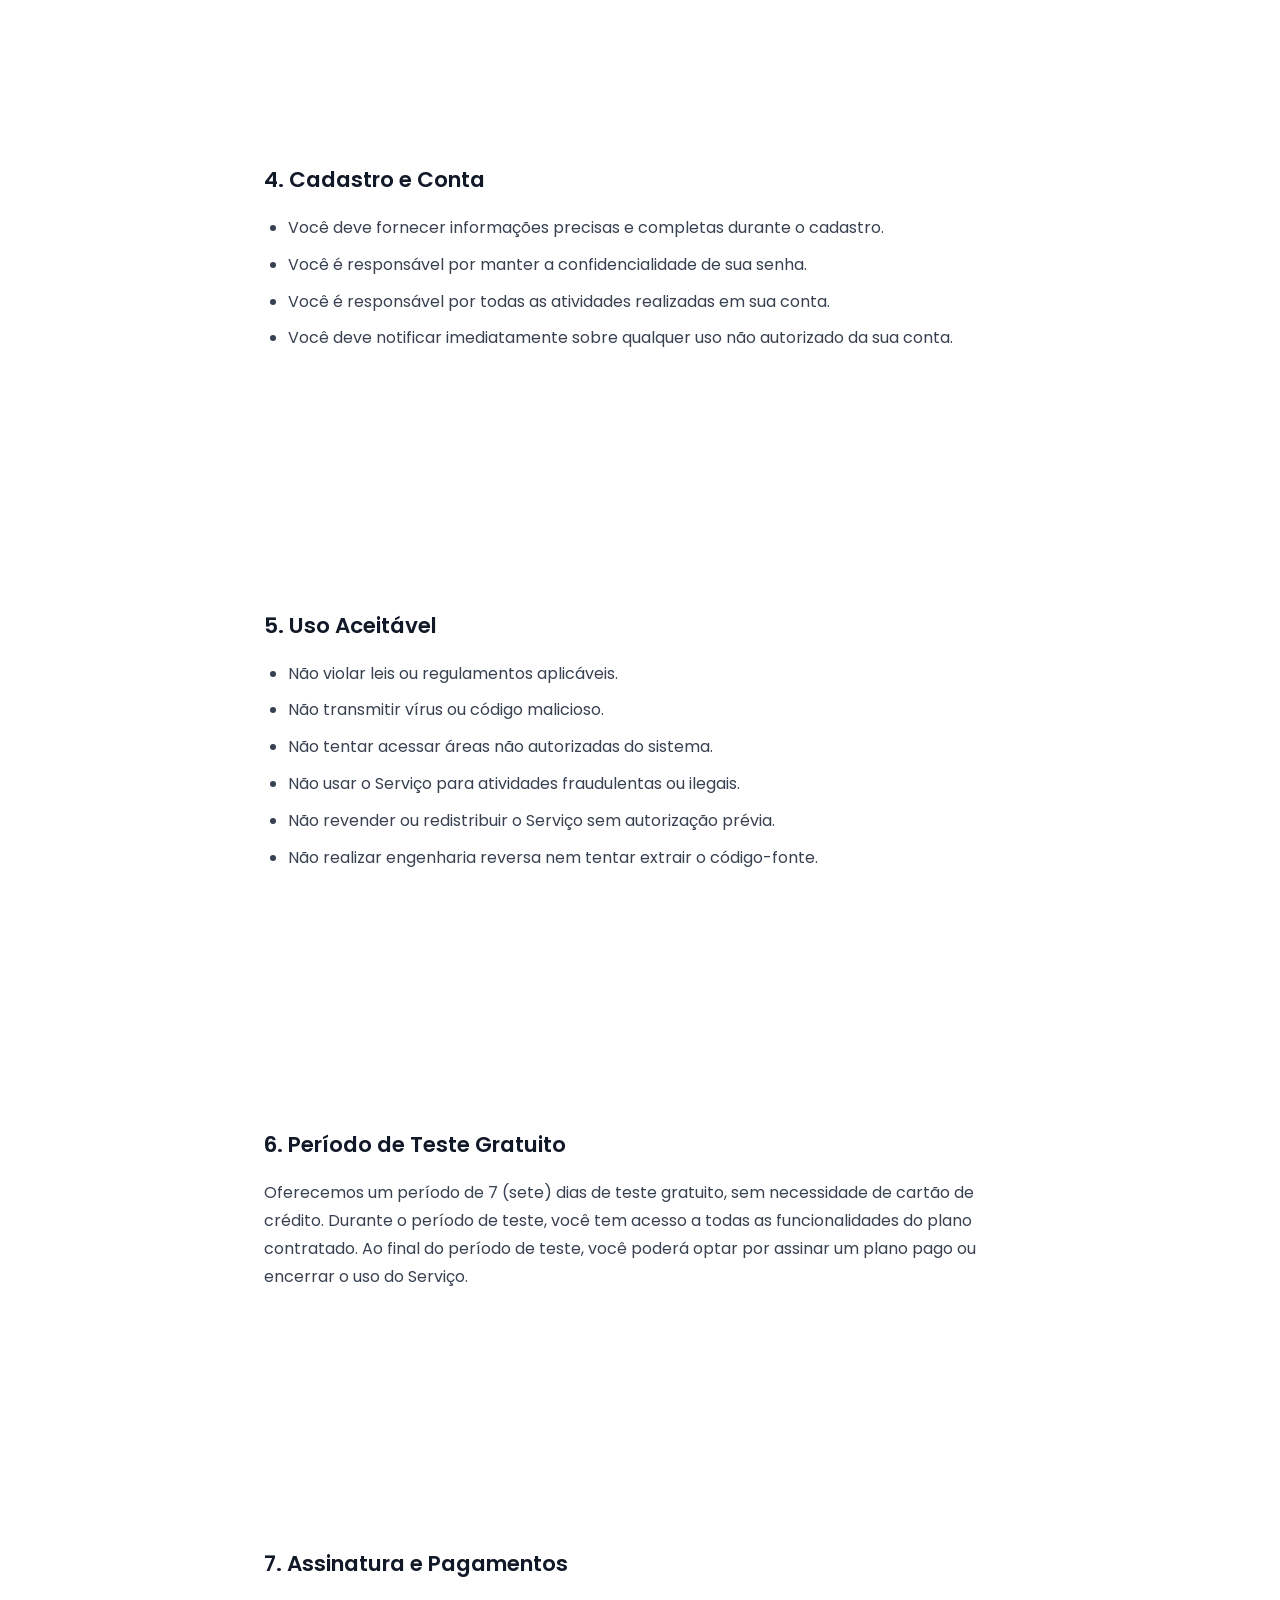
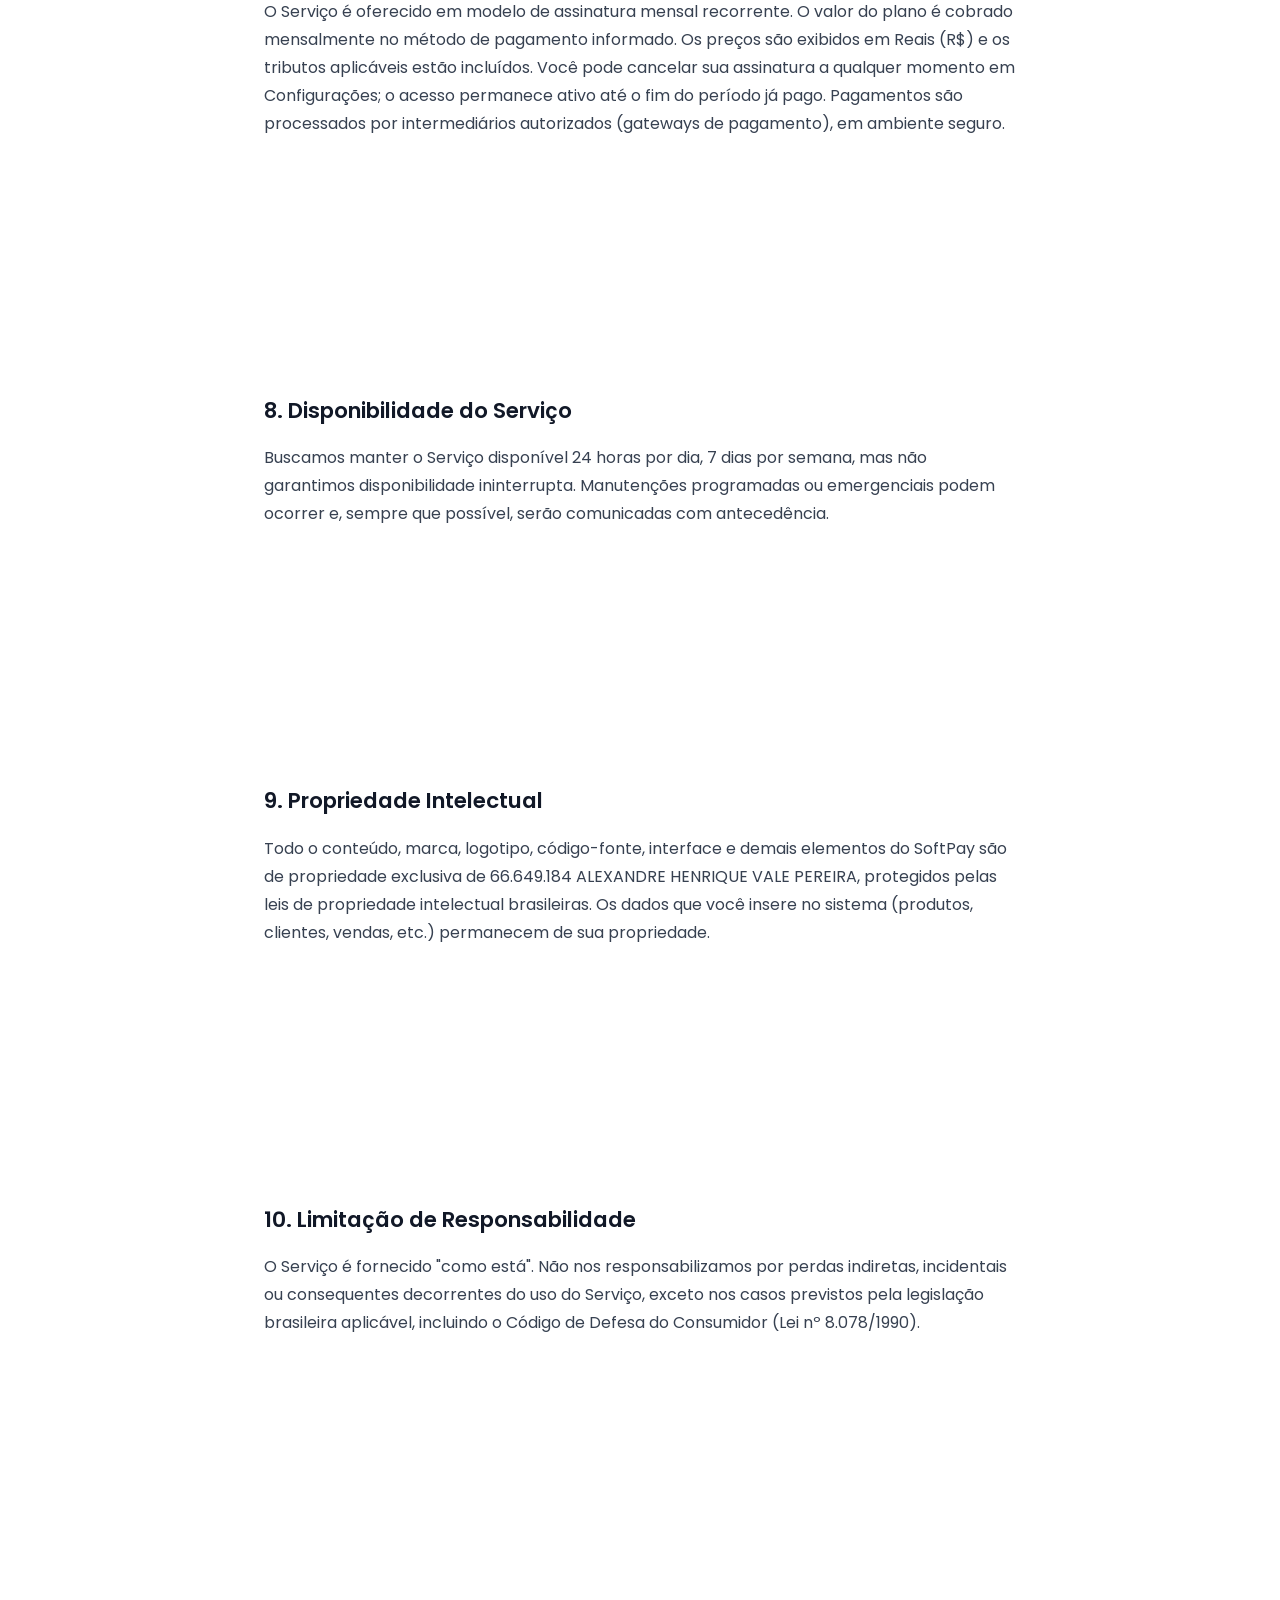
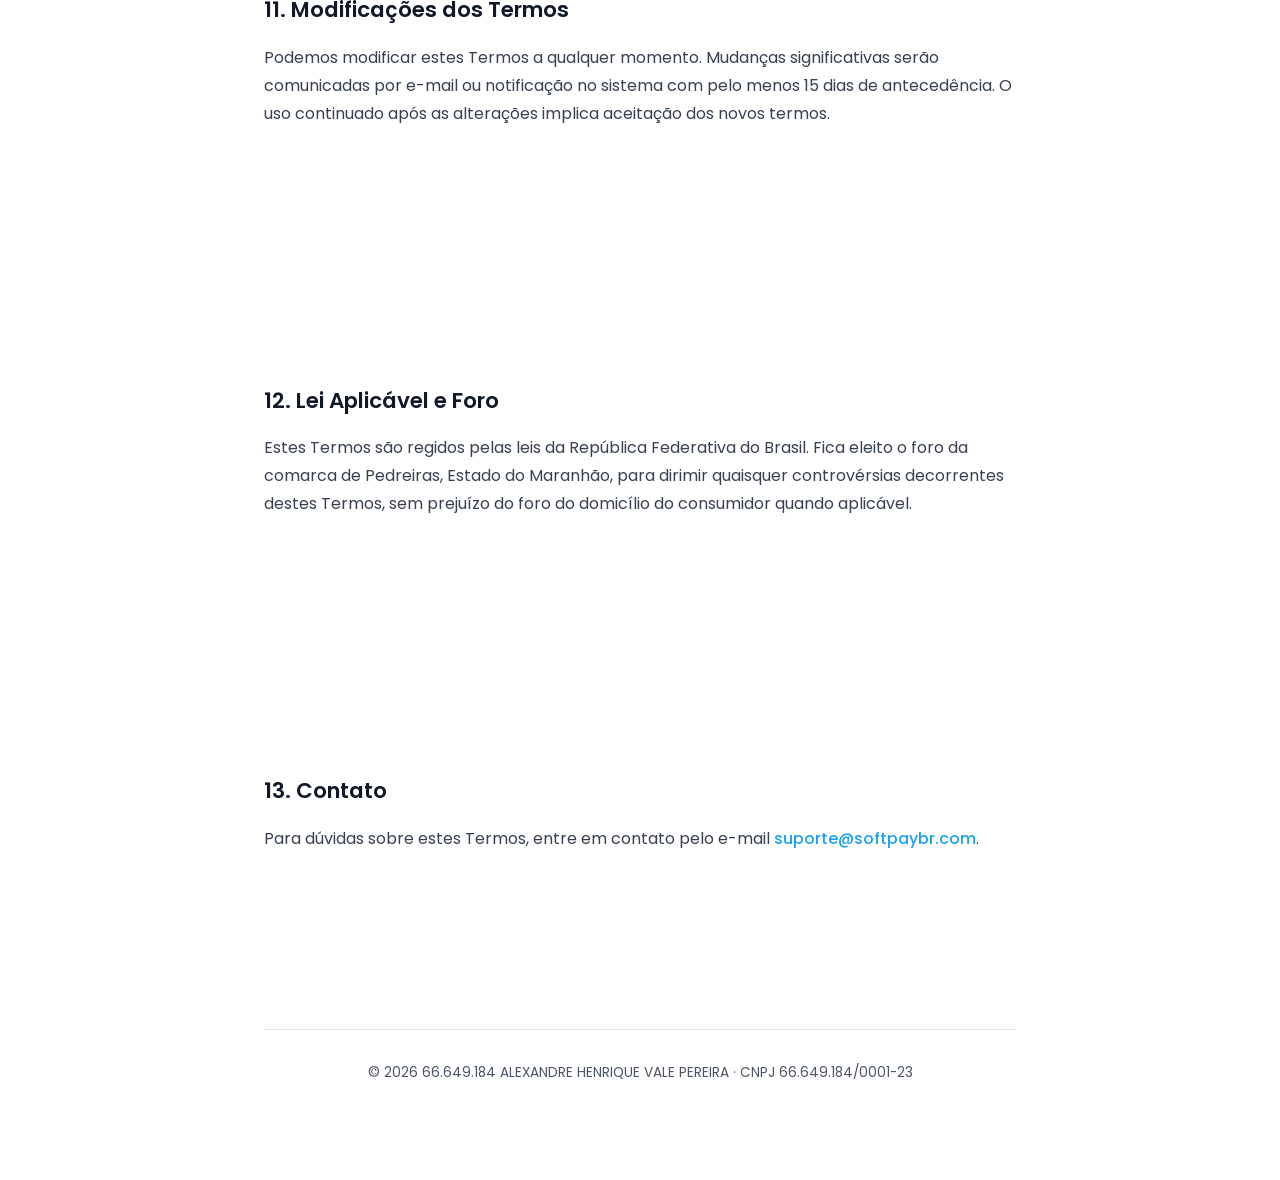
<file: termos.html>
<!DOCTYPE html>
<html lang="pt-BR">

<head>
    <meta charset="UTF-8" />
    <meta http-equiv="X-UA-Compatible" content="IE=edge" />
    <meta name="viewport" content="width=device-width, initial-scale=1.0" />
    <title>Termos de Uso · SoftPay</title>
    <meta name="description" content="Termos de Uso do SoftPay - Sistema de gestão de vendas e estoque." />
    <link rel="preconnect" href="https://fonts.googleapis.com" />
    <link rel="preconnect" href="https://fonts.gstatic.com" crossorigin />
    <link href="https://fonts.googleapis.com/css2?family=Poppins:wght@300;400;500;600;700;800&display=swap"
        rel="stylesheet" />
    <link rel="stylesheet" href="style.css" />
    <link rel="stylesheet" href="legal.css" />
    <link rel="icon" href="assets/icones e favicon.svg" type="image/x-icon">
</head>

<body class="legal-page">
    <div class="legal-container">
        <a href="index.html" class="legal-back">
            <svg viewBox="0 0 24 24"><polyline points="15 18 9 12 15 6"></polyline></svg>
            Voltar para o site
        </a>

        <h1 class="legal-title">Termos de Uso</h1>
        <p class="legal-updated">Última atualização: 13/05/2026</p>

        <div class="legal-content">
            <section>
                <h2>1. Aceitação dos Termos</h2>
                <p>Ao acessar e utilizar o SoftPay ("Serviço"), desenvolvido e mantido por <strong>66.649.184 ALEXANDRE HENRIQUE VALE PEREIRA</strong>, inscrita no CNPJ sob o nº <strong>66.649.184/0001-23</strong>, você concorda em cumprir e estar vinculado a estes Termos de Uso. Se você não concordar com qualquer parte destes termos, não poderá acessar o Serviço.</p>
            </section>

            <section>
                <h2>2. Identificação da Empresa</h2>
                <ul class="list-none">
                    <li><strong>Razão Social:</strong> 66.649.184 ALEXANDRE HENRIQUE VALE PEREIRA</li>
                    <li><strong>Nome Fantasia:</strong> SoftPay</li>
                    <li><strong>CNPJ:</strong> 66.649.184/0001-23</li>
                    <li><strong>Localização:</strong> Pedreiras/MA, Brasil</li>
                    <li><strong>Website:</strong> <a href="https://site.softpaybr.com" target="_blank" rel="noopener noreferrer">site.softpaybr.com</a></li>
                    <li><strong>Contato:</strong> <a href="mailto:suporte@softpaybr.com">suporte@softpaybr.com</a></li>
                </ul>
            </section>

            <section>
                <h2>3. Descrição do Serviço</h2>
                <p>O SoftPay é uma plataforma digital de gestão comercial que oferece ponto de venda (PDV), controle de estoque, gestão de vendas, relatórios financeiros, CRM de clientes e outras ferramentas de gestão empresarial para pequenos e médios negócios. O acesso é feito via navegador, em modelo SaaS (Software como Serviço).</p>
            </section>

            <section>
                <h2>4. Cadastro e Conta</h2>
                <ul>
                    <li>Você deve fornecer informações precisas e completas durante o cadastro.</li>
                    <li>Você é responsável por manter a confidencialidade de sua senha.</li>
                    <li>Você é responsável por todas as atividades realizadas em sua conta.</li>
                    <li>Você deve notificar imediatamente sobre qualquer uso não autorizado da sua conta.</li>
                </ul>
            </section>

            <section>
                <h2>5. Uso Aceitável</h2>
                <ul>
                    <li>Não violar leis ou regulamentos aplicáveis.</li>
                    <li>Não transmitir vírus ou código malicioso.</li>
                    <li>Não tentar acessar áreas não autorizadas do sistema.</li>
                    <li>Não usar o Serviço para atividades fraudulentas ou ilegais.</li>
                    <li>Não revender ou redistribuir o Serviço sem autorização prévia.</li>
                    <li>Não realizar engenharia reversa nem tentar extrair o código-fonte.</li>
                </ul>
            </section>

            <section>
                <h2>6. Período de Teste Gratuito</h2>
                <p>Oferecemos um período de 7 (sete) dias de teste gratuito, sem necessidade de cartão de crédito. Durante o período de teste, você tem acesso a todas as funcionalidades do plano contratado. Ao final do período de teste, você poderá optar por assinar um plano pago ou encerrar o uso do Serviço.</p>
            </section>

            <section>
                <h2>7. Assinatura e Pagamentos</h2>
                <p>O Serviço é oferecido em modelo de assinatura mensal recorrente. O valor do plano é cobrado mensalmente no método de pagamento informado. Os preços são exibidos em Reais (R$) e os tributos aplicáveis estão incluídos. Você pode cancelar sua assinatura a qualquer momento em Configurações; o acesso permanece ativo até o fim do período já pago. Pagamentos são processados por intermediários autorizados (gateways de pagamento), em ambiente seguro.</p>
            </section>

            <section>
                <h2>8. Disponibilidade do Serviço</h2>
                <p>Buscamos manter o Serviço disponível 24 horas por dia, 7 dias por semana, mas não garantimos disponibilidade ininterrupta. Manutenções programadas ou emergenciais podem ocorrer e, sempre que possível, serão comunicadas com antecedência.</p>
            </section>

            <section>
                <h2>9. Propriedade Intelectual</h2>
                <p>Todo o conteúdo, marca, logotipo, código-fonte, interface e demais elementos do SoftPay são de propriedade exclusiva de 66.649.184 ALEXANDRE HENRIQUE VALE PEREIRA, protegidos pelas leis de propriedade intelectual brasileiras. Os dados que você insere no sistema (produtos, clientes, vendas, etc.) permanecem de sua propriedade.</p>
            </section>

            <section>
                <h2>10. Limitação de Responsabilidade</h2>
                <p>O Serviço é fornecido "como está". Não nos responsabilizamos por perdas indiretas, incidentais ou consequentes decorrentes do uso do Serviço, exceto nos casos previstos pela legislação brasileira aplicável, incluindo o Código de Defesa do Consumidor (Lei nº 8.078/1990).</p>
            </section>

            <section>
                <h2>11. Modificações dos Termos</h2>
                <p>Podemos modificar estes Termos a qualquer momento. Mudanças significativas serão comunicadas por e-mail ou notificação no sistema com pelo menos 15 dias de antecedência. O uso continuado após as alterações implica aceitação dos novos termos.</p>
            </section>

            <section>
                <h2>12. Lei Aplicável e Foro</h2>
                <p>Estes Termos são regidos pelas leis da República Federativa do Brasil. Fica eleito o foro da comarca de Pedreiras, Estado do Maranhão, para dirimir quaisquer controvérsias decorrentes destes Termos, sem prejuízo do foro do domicílio do consumidor quando aplicável.</p>
            </section>

            <section>
                <h2>13. Contato</h2>
                <p>Para dúvidas sobre estes Termos, entre em contato pelo e-mail <a href="mailto:suporte@softpaybr.com">suporte@softpaybr.com</a>.</p>
            </section>
        </div>

        <div class="legal-footer">
            <p>&copy; 2026 66.649.184 ALEXANDRE HENRIQUE VALE PEREIRA · CNPJ 66.649.184/0001-23</p>
        </div>
    </div>
</body>

</html>
</file>
<file: style.css>
/*
  Sistema de Controle.App - Landing Page
  Design: Modern, Premium, Vibrant, Responsive
  Inspired by: Programa Click
*/

/* ========== CSS Variables ========== */
:root {
    /* Brand Colors - Based on Logo */
    --color-primary: #1DA1F2;
    --color-primary-dark: #0D8BD9;
    --color-primary-light: #4DB8FF;
    --color-secondary: #000000;
    --color-secondary-light: #1a1a1a;

    /* Neutral Colors */
    --color-white: #FFFFFF;
    --color-gray-50: #F9FAFB;
    --color-gray-100: #F3F4F6;
    --color-gray-200: #E5E7EB;
    --color-gray-300: #D1D5DB;
    --color-gray-600: #4B5563;
    --color-gray-700: #374151;
    --color-gray-900: #111827;

    /* Gradients */
    --gradient-primary: linear-gradient(135deg, #1DA1F2 0%, #0D8BD9 100%);
    --gradient-dark: linear-gradient(135deg, #000000 0%, #1a1a1a 100%);
    --gradient-hero: linear-gradient(135deg, rgba(29, 161, 242, 0.95) 0%, rgba(13, 139, 217, 0.95) 100%);

    /* Shadows */
    --shadow-sm: 0 1px 2px 0 rgba(0, 0, 0, 0.05);
    --shadow-md: 0 4px 6px -1px rgba(0, 0, 0, 0.1);
    --shadow-lg: 0 10px 15px -3px rgba(0, 0, 0, 0.1);
    --shadow-xl: 0 20px 25px -5px rgba(0, 0, 0, 0.1);
    --shadow-2xl: 0 25px 50px -12px rgba(0, 0, 0, 0.25);

    /* Typography */
    --font-primary: 'Poppins', -apple-system, BlinkMacSystemFont, 'Segoe UI', sans-serif;

    /* Spacing */
    --spacing-xs: 0.5rem;
    --spacing-sm: 1rem;
    --spacing-md: 1.5rem;
    --spacing-lg: 2rem;
    --spacing-xl: 3rem;
    --spacing-2xl: 4rem;
    --spacing-3xl: 6rem;

    /* Border Radius */
    --radius-sm: 0.375rem;
    --radius-md: 0.5rem;
    --radius-lg: 0.75rem;
    --radius-xl: 1rem;
    --radius-2xl: 1.5rem;

    /* Transitions */
    --transition-fast: 150ms cubic-bezier(0.4, 0, 0.2, 1);
    --transition-base: 300ms cubic-bezier(0.4, 0, 0.2, 1);
    --transition-slow: 500ms cubic-bezier(0.4, 0, 0.2, 1);

    /* Container */
    --container-max-width: 1280px;
}

/* ========== Global Styles ========== */
* {
    margin: 0;
    padding: 0;
    box-sizing: border-box;
}

html {
    scroll-behavior: smooth;
    font-size: 16px;
}

body {
    font-family: var(--font-primary);
    color: var(--color-gray-900);
    background-color: var(--color-white);
    line-height: 1.6;
    overflow-x: hidden;
    -webkit-font-smoothing: antialiased;
    -moz-osx-font-smoothing: grayscale;
}

.container {
    width: 100%;
    max-width: var(--container-max-width);
    margin: 0 auto;
    padding: 0 var(--spacing-md);
}

/* ========== Navigation ========== */
.navbar {
    position: fixed;
    top: 0;
    left: 0;
    right: 0;
    z-index: 1000;
    background: rgba(255, 255, 255, 0.95);
    backdrop-filter: blur(10px);
    box-shadow: var(--shadow-sm);
    transition: all var(--transition-base);
}

.navbar.scrolled {
    box-shadow: var(--shadow-md);
}

.nav-wrapper {
    display: flex;
    align-items: center;
    justify-content: space-between;
    padding: var(--spacing-sm) 0;
}

.logo-container {
    flex-shrink: 0;
}

.logo-img {
    height: 50px;
    width: auto;
    transition: transform var(--transition-base);
}

.logo-img:hover {
    transform: scale(1.05);
}

.nav-menu {
    display: flex;
    align-items: center;
    gap: var(--spacing-lg);
    list-style: none;
}

.nav-link {
    color: var(--color-gray-700);
    text-decoration: none;
    font-weight: 500;
    font-size: 0.9375rem;
    position: relative;
    transition: color var(--transition-base);
}

.nav-link::after {
    content: '';
    position: absolute;
    bottom: -4px;
    left: 0;
    width: 0;
    height: 2px;
    background: var(--gradient-primary);
    transition: width var(--transition-base);
}

.nav-link:hover {
    color: var(--color-primary);
}

.nav-link:hover::after {
    width: 100%;
}

.btn-nav-cta {
    background: var(--gradient-primary);
    color: var(--color-white);
    padding: var(--spacing-xs) var(--spacing-md);
    border-radius: var(--radius-lg);
    font-weight: 600;
}

.btn-nav-cta::after {
    display: none;
}

.btn-nav-cta:hover {
    color: var(--color-white);
    transform: translateY(-2px);
    box-shadow: var(--shadow-lg);
}

.mobile-menu-toggle {
    display: none;
    flex-direction: column;
    gap: 5px;
    background: none;
    border: none;
    cursor: pointer;
    padding: var(--spacing-xs);
}

.mobile-menu-toggle span {
    width: 25px;
    height: 3px;
    background: var(--color-gray-900);
    border-radius: 2px;
    transition: all var(--transition-base);
}

/* ========== Hero Section ========== */
.hero {
    position: relative;
    padding: calc(80px + var(--spacing-3xl)) 0 var(--spacing-3xl);
    overflow: hidden;
}

.hero-background {
    position: absolute;
    inset: 0;
    background: var(--gradient-hero);
    z-index: -1;
}

.gradient-overlay {
    position: absolute;
    inset: 0;
    background: radial-gradient(circle at 20% 50%, rgba(255, 255, 255, 0.1) 0%, transparent 50%);
}

.animated-shapes {
    position: absolute;
    inset: 0;
    overflow: hidden;
}

.shape {
    position: absolute;
    border-radius: 50%;
    background: rgba(255, 255, 255, 0.1);
    animation: float 20s infinite ease-in-out;
}

.shape-1 {
    width: 300px;
    height: 300px;
    top: 10%;
    left: 5%;
    animation-delay: 0s;
}

.shape-2 {
    width: 200px;
    height: 200px;
    top: 60%;
    right: 10%;
    animation-delay: 5s;
}

.shape-3 {
    width: 150px;
    height: 150px;
    bottom: 10%;
    left: 50%;
    animation-delay: 10s;
}

@keyframes float {

    0%,
    100% {
        transform: translate(0, 0) scale(1);
    }

    33% {
        transform: translate(30px, -30px) scale(1.1);
    }

    66% {
        transform: translate(-20px, 20px) scale(0.9);
    }
}

.hero-content {
    display: grid;
    grid-template-columns: 1fr 1fr;
    gap: var(--spacing-3xl);
    align-items: center;
}

.hero-text {
    color: var(--color-white);
}

.hero-title {
    font-size: clamp(2rem, 5vw, 3.5rem);
    font-weight: 800;
    line-height: 1.2;
    margin-bottom: var(--spacing-md);
}

.title-highlight {
    display: block;
    font-size: 0.6em;
    font-weight: 600;
    text-transform: uppercase;
    letter-spacing: 2px;
    margin-bottom: var(--spacing-xs);
    opacity: 0.9;
}

.title-main {
    display: block;
}

.hero-subtitle {
    font-size: clamp(1rem, 2vw, 1.25rem);
    line-height: 1.6;
    margin-bottom: var(--spacing-xl);
    opacity: 0.95;
    font-weight: 400;
}

.hero-features-list {
    display: flex;
    flex-direction: column;
    gap: var(--spacing-sm);
    margin-bottom: var(--spacing-xl);
}

.hero-feature-item {
    display: flex;
    align-items: center;
    gap: var(--spacing-sm);
    font-weight: 500;
}

.check-icon {
    width: 24px;
    height: 24px;
    stroke-width: 3;
    flex-shrink: 0;
}

.hero-cta {
    display: flex;
    gap: var(--spacing-md);
    flex-wrap: wrap;
}

.hero-image {
    position: relative;
    display: flex;
    flex-direction: column;
    align-items: center;
    gap: 20px;
}

.image-wrapper {
    position: relative;
    animation: floatImage 6s ease-in-out infinite;
}

@keyframes floatImage {

    0%,
    100% {
        transform: translateY(0);
    }

    50% {
        transform: translateY(-20px);
    }
}

.floating-image {
    width: 100%;
    height: auto;
    border-radius: var(--radius-2xl);
}

/* ========== Buttons ========== */
.btn {
    display: inline-flex;
    align-items: center;
    justify-content: center;
    gap: var(--spacing-xs);
    padding: var(--spacing-md) var(--spacing-xl);
    border-radius: var(--radius-lg);
    font-weight: 600;
    font-size: 1rem;
    text-decoration: none;
    transition: all var(--transition-base);
    cursor: pointer;
    border: none;
    white-space: nowrap;
}

.btn-large {
    padding: var(--spacing-md) var(--spacing-2xl);
    font-size: 1.125rem;
}

.btn-primary {
    background: var(--color-white);
    color: var(--color-primary);
    box-shadow: var(--shadow-lg);
}

.btn-primary:hover {
    transform: translateY(-3px);
    box-shadow: var(--shadow-xl);
}

.btn-secondary {
    background: transparent;
    color: var(--color-white);
    border: 2px solid var(--color-white);
}

.btn-secondary:hover {
    background: rgba(255, 255, 255, 0.1);
    transform: translateY(-3px);
}

.btn-icon,
.btn-icon-left {
    width: 20px;
    height: 20px;
    stroke-width: 2;
}

/* ========== Section Common ========== */
section {
    padding: var(--spacing-3xl) 0;
}

.section-header {
    text-align: center;
    margin-bottom: var(--spacing-3xl);
}

.section-title {
    font-size: clamp(2rem, 4vw, 3rem);
    font-weight: 800;
    color: var(--color-gray-900);
    margin-bottom: var(--spacing-md);
    line-height: 1.2;
}

.section-subtitle {
    font-size: clamp(1rem, 2vw, 1.25rem);
    color: var(--color-gray-600);
    max-width: 700px;
    margin: 0 auto;
    line-height: 1.6;
}

/* ========== Features Section ========== */
.features {
    background: var(--color-gray-50);
}

.features-grid {
    display: grid;
    grid-template-columns: repeat(5, 1fr);
    gap: var(--spacing-3xl) var(--spacing-xl);
}

.feature-card {
    background: transparent;
    padding: 0;
    border-radius: 0;
    box-shadow: none;
    border: none;
    display: flex;
    flex-direction: column;
    gap: var(--spacing-sm);
    transition: none;
}

.feature-card:hover {
    transform: none;
    box-shadow: none;
    border-color: transparent;
}

.feature-icon {
    width: 58px;
    height: 58px;
    background: var(--color-primary);
    border-radius: 14px;
    display: flex;
    align-items: center;
    justify-content: center;
    margin-bottom: var(--spacing-xs);
    flex-shrink: 0;
}

/* Alternating icon color: odd = primary blue, even = dark/black */
.feature-card:nth-child(even) .feature-icon {
    background: var(--color-secondary);
}

.feature-icon svg {
    width: 26px;
    height: 26px;
    stroke: var(--color-white);
    stroke-width: 2;
}

.feature-title {
    font-size: 0.8125rem;
    font-weight: 700;
    color: var(--color-gray-900);
    text-transform: uppercase;
    letter-spacing: 0.06em;
    margin-bottom: 0;
}

.feature-description {
    color: var(--color-gray-600);
    margin-bottom: 0;
    line-height: 1.6;
    font-size: 0.9375rem;
}

/* ========== Showcase Section ========== */
.showcase {
    background: var(--color-white);
}

.showcase-grid {
    display: flex;
    flex-direction: column;
    gap: var(--spacing-3xl);
}

.showcase-item {
    display: grid;
    grid-template-columns: 1fr 1fr;
    gap: var(--spacing-3xl);
    align-items: center;
    background: var(--color-gray-50);
    padding: var(--spacing-2xl);
    border-radius: var(--radius-2xl);
    box-shadow: var(--shadow-lg);
}

.showcase-mobile {
    grid-template-columns: 1fr 1fr;
}

.showcase-content {
    display: flex;
    flex-direction: column;
    gap: var(--spacing-md);
}

.showcase-title {
    font-size: 2rem;
    font-weight: 700;
    color: var(--color-gray-900);
}

.showcase-description {
    color: var(--color-gray-600);
    line-height: 1.6;
}

.showcase-features {
    list-style: none;
    display: flex;
    flex-direction: column;
    gap: var(--spacing-sm);
}

.showcase-features li {
    color: var(--color-gray-700);
    padding-left: var(--spacing-md);
    position: relative;
}

.showcase-features li::before {
    content: '✓';
    position: absolute;
    left: 0;
    color: var(--color-primary);
    font-weight: 700;
}

.showcase-image {
    position: relative;
}

.showcase-image img {
    width: 100%;
    height: auto;
    border-radius: var(--radius-xl);
}

/* ========== Benefits Section ========== */
.benefits {
    background: var(--gradient-dark);
    color: var(--color-white);
}

.benefits .section-title {
    color: var(--color-white);
}

.benefits .section-subtitle {
    color: rgba(255, 255, 255, 0.8);
}

.benefits-grid {
    display: grid;
    grid-template-columns: repeat(auto-fit, minmax(280px, 1fr));
    gap: var(--spacing-lg);
}

.benefit-card {
    background: rgba(255, 255, 255, 0.05);
    backdrop-filter: blur(10px);
    padding: var(--spacing-xl);
    border-radius: var(--radius-xl);
    border: 1px solid rgba(255, 255, 255, 0.1);
    transition: all var(--transition-base);
}

.benefit-card:hover {
    background: rgba(255, 255, 255, 0.1);
    transform: translateY(-8px);
    border-color: var(--color-primary-light);
}

.benefit-number {
    font-size: 3rem;
    font-weight: 800;
    background: var(--gradient-primary);
    -webkit-background-clip: text;
    -webkit-text-fill-color: transparent;
    background-clip: text;
    margin-bottom: var(--spacing-sm);
}

.benefit-title {
    font-size: 1.5rem;
    font-weight: 700;
    margin-bottom: var(--spacing-sm);
}

.benefit-description {
    color: rgba(255, 255, 255, 0.8);
    line-height: 1.6;
}

/* ========== Pricing Section ========== */
.pricing {
    background: var(--color-gray-50);
}

/* Header novo */
.pricing-header-new {
    text-align: center;
    margin-bottom: var(--spacing-3xl);
    display: flex;
    flex-direction: column;
    align-items: center;
    gap: var(--spacing-md);
}

.pricing-badge {
    display: inline-flex;
    align-items: center;
    gap: 6px;
    background: rgba(29, 161, 242, 0.12);
    color: var(--color-primary);
    border: 1px solid rgba(29, 161, 242, 0.3);
    border-radius: 100px;
    padding: 0.35rem 1rem;
    font-size: 0.8125rem;
    font-weight: 600;
}

.pricing-title-new {
    font-size: clamp(1.75rem, 4vw, 2.5rem);
    font-weight: 800;
    color: var(--color-gray-900);
    line-height: 1.2;
    margin: 0;
}

.pricing-subtitle-new {
    font-size: 1rem;
    color: var(--color-gray-600);
    line-height: 1.6;
    margin: 0;
}

/* Grid dos planos */
.plans-grid {
    display: grid;
    grid-template-columns: repeat(3, 1fr);
    gap: var(--spacing-lg);
    max-width: 1000px;
    margin: 0 auto;
    align-items: start;
}

.plans-grid--single {
    grid-template-columns: 1fr;
    max-width: 460px;
}

.plan-features {
    list-style: none;
    padding: 0;
    margin: 1.25rem 0 0;
    text-align: left;
    display: flex;
    flex-direction: column;
    gap: 0.6rem;
}

.plan-features li {
    position: relative;
    padding-left: 1.6rem;
    color: var(--color-gray-700);
    font-size: 0.95rem;
    line-height: 1.4;
}

.plan-features li::before {
    content: '';
    position: absolute;
    left: 0;
    top: 0.45rem;
    width: 1rem;
    height: 1rem;
    background-image: url("data:image/svg+xml;utf8,<svg xmlns='http://www.w3.org/2000/svg' viewBox='0 0 24 24' fill='none' stroke='%231DA1F2' stroke-width='3' stroke-linecap='round' stroke-linejoin='round'><polyline points='20 6 9 17 4 12'/></svg>");
    background-repeat: no-repeat;
    background-size: contain;
}

/* Card base */
.plan-card {
    background: var(--color-white);
    border: 1px solid var(--color-gray-200);
    border-radius: var(--radius-2xl);
    padding: var(--spacing-xl);
    display: flex;
    flex-direction: column;
    gap: var(--spacing-sm);
    position: relative;
    transition: box-shadow var(--transition-base);
}

.plan-card:hover {
    box-shadow: var(--shadow-xl);
}

/* Card popular (Pro) */
.plan-card--popular {
    border: 2px solid var(--color-primary);
    box-shadow: var(--shadow-lg);
}

/* Badge "Mais Popular" */
.plan-popular-badge {
    position: absolute;
    top: -14px;
    left: 50%;
    transform: translateX(-50%);
    background: var(--color-primary);
    color: var(--color-white);
    font-size: 0.75rem;
    font-weight: 700;
    padding: 0.3rem 1rem;
    border-radius: 100px;
    white-space: nowrap;
}

/* Badge "Para Grandes Negócios" */
.plan-enterprise-badge {
    position: absolute;
    top: -14px;
    left: 50%;
    transform: translateX(-50%);
    background: #F59E0B;
    color: var(--color-white);
    font-size: 0.75rem;
    font-weight: 700;
    padding: 0.3rem 1rem;
    border-radius: 100px;
    white-space: nowrap;
}

/* Ícone do plano */
.plan-icon-wrap {
    width: 56px;
    height: 56px;
    border-radius: 14px;
    display: flex;
    align-items: center;
    justify-content: center;
    margin-bottom: var(--spacing-xs);
}

.plan-icon-blue {
    background: rgba(29, 161, 242, 0.12);
    color: var(--color-primary);
}

.plan-icon-orange {
    background: rgba(245, 158, 11, 0.12);
    color: #F59E0B;
}

.plan-icon-wrap svg {
    stroke: currentColor;
}

/* Nome e descrição */
.plan-name {
    font-size: 1.375rem;
    font-weight: 800;
    color: var(--color-gray-900);
    margin: 0;
}

.plan-desc {
    font-size: 0.9rem;
    color: var(--color-gray-600);
    margin: 0;
}

/* Preço */
.plan-price {
    display: flex;
    align-items: flex-end;
    gap: 2px;
    margin: var(--spacing-sm) 0;
}

.plan-currency {
    font-size: 1.125rem;
    font-weight: 700;
    color: var(--color-gray-700);
    margin-bottom: 6px;
}

.plan-amount {
    font-size: 2.25rem;
    font-weight: 800;
    color: var(--color-gray-900);
    line-height: 1;
}

.plan-period {
    font-size: 0.9rem;
    color: var(--color-gray-600);
    margin-bottom: 4px;
}

/* Lista de features */
.plan-features {
    list-style: none;
    display: flex;
    flex-direction: column;
    gap: var(--spacing-xs);
    margin-top: var(--spacing-xs);
    padding-top: var(--spacing-sm);
    border-top: 1px solid var(--color-gray-200);
}

/* Botão abaixo dos planos */
.plans-cta {
    text-align: center;
    margin-top: var(--spacing-2xl);
}

/* ========== CTA Section ========== */
.cta-section {
    background: var(--gradient-primary);
    color: var(--color-white);
    text-align: center;
    padding: var(--spacing-3xl) 0;
}

.cta-content {
    max-width: 800px;
    margin: 0 auto;
}

.cta-title {
    font-size: clamp(2rem, 4vw, 3rem);
    font-weight: 800;
    margin-bottom: var(--spacing-md);
}

.cta-subtitle {
    font-size: 1.25rem;
    margin-bottom: var(--spacing-xl);
    opacity: 0.95;
}

.cta-buttons {
    display: flex;
    gap: var(--spacing-md);
    justify-content: center;
    flex-wrap: wrap;
    margin-bottom: var(--spacing-lg);
}

.cta-note {
    font-size: 1.125rem;
    font-style: italic;
    opacity: 0.9;
}

/* ========== Footer ========== */
.footer {
    background: var(--color-secondary);
    color: var(--color-white);
    padding: var(--spacing-3xl) 0 var(--spacing-lg);
}

.footer-content {
    display: grid;
    grid-template-columns: 1.5fr 1fr;
    gap: var(--spacing-3xl);
    margin-bottom: var(--spacing-2xl);
}

.footer-brand {
    display: flex;
    flex-direction: column;
    gap: var(--spacing-md);
}

.footer-logo {
    max-width: 180px;
    width: 100%;
    height: auto;
    filter: brightness(0) invert(1);
}

.footer-description {
    color: rgba(255, 255, 255, 0.7);
    line-height: 1.6;
    max-width: 400px;
}

.footer-links {
    display: grid;
    grid-template-columns: repeat(3, 1fr);
    gap: var(--spacing-lg);
}

.footer-company {
    color: rgba(255, 255, 255, 0.75);
    font-size: 0.875rem;
    line-height: 1.7;
    margin-bottom: var(--spacing-md);
}

.footer-company strong {
    color: var(--color-white);
    font-weight: 600;
}

.footer-column h4 {
    font-size: 1.125rem;
    font-weight: 700;
    margin-bottom: var(--spacing-md);
}

.footer-column ul {
    list-style: none;
    display: flex;
    flex-direction: column;
    gap: var(--spacing-xs);
}

.footer-column a {
    color: rgba(255, 255, 255, 0.7);
    text-decoration: none;
    transition: color var(--transition-base);
}

.footer-column a:hover {
    color: var(--color-primary-light);
}

.footer-bottom {
    border-top: 1px solid rgba(255, 255, 255, 0.1);
    padding-top: var(--spacing-lg);
    text-align: center;
    color: rgba(255, 255, 255, 0.6);
}

.footer-bottom p {
    margin-bottom: var(--spacing-xs);
}

.footer-credit {
    font-size: 0.9375rem;
}

.footer-credit a {
    color: var(--color-primary-light);
    text-decoration: none;
    transition: color var(--transition-base);
}

.footer-credit a:hover {
    color: var(--color-primary);
}

/* ========== Responsive Design ========== */
@media (max-width: 1024px) {
    .hero-content {
        grid-template-columns: 1fr;
        gap: var(--spacing-2xl);
    }

    .hero-image {
        order: -1;
    }

    .showcase-item {
        grid-template-columns: 1fr;
    }

    .showcase-mobile .showcase-image {
        order: -1;
    }

    .pricing-content {
        grid-template-columns: 1fr;
    }

    .footer-content {
        grid-template-columns: 1fr;
    }

    .footer-links {
        grid-template-columns: repeat(2, 1fr);
    }
}

@media (max-width: 768px) {
    .hero-trust {
        gap: 0.75rem;
    }

    .hero-trust-item {
        font-size: 0.8125rem;
    }

    /* Compact buttons on mobile — fix architecture */
    .btn {
        padding: 0.75rem 1.25rem;
        font-size: 0.9375rem;
        gap: 0.4rem;
    }

    .btn-large {
        padding: 0.85rem 1.25rem;
        font-size: 0.9375rem;
    }

    .btn-icon,
    .btn-icon-left {
        width: 16px;
        height: 16px;
    }

    .nav-menu {
        position: fixed;
        top: 70px;
        left: 0;
        right: 0;
        background: var(--color-white);
        flex-direction: column;
        padding: var(--spacing-lg);
        box-shadow: var(--shadow-lg);
        transform: translateY(-100%);
        opacity: 0;
        visibility: hidden;
        transition: all var(--transition-base);
    }

    .nav-menu.active {
        transform: translateY(0);
        opacity: 1;
        visibility: visible;
    }

    .mobile-menu-toggle {
        display: flex;
    }

    .mobile-menu-toggle.active span:nth-child(1) {
        transform: rotate(45deg) translate(8px, 8px);
    }

    .mobile-menu-toggle.active span:nth-child(2) {
        opacity: 0;
    }

    .mobile-menu-toggle.active span:nth-child(3) {
        transform: rotate(-45deg) translate(7px, -7px);
    }

    .hero {
        padding: calc(80px + var(--spacing-lg)) 0 var(--spacing-xl);
    }

    .hero-content {
        display: block;
        position: relative;
    }

    .hero-image {
        margin-top: var(--spacing-lg);
    }

    .hero-image .image-wrapper {
        display: none;
    }

    .hero-text {
        position: relative;
        z-index: 1;
        padding-bottom: var(--spacing-xl);
    }

    .hero-cta {
        flex-direction: column;
        gap: 0.6rem;
        width: 100%;
    }

    .hero-cta .btn {
        width: 100%;
    }

    .features-grid {
        grid-template-columns: repeat(3, 1fr);
    }

    .plans-grid {
        grid-template-columns: 1fr;
        max-width: 440px;
    }

    .plan-card--popular {
        order: -1;
    }

    .benefits-grid {
        grid-template-columns: 1fr;
    }

    .cta-buttons {
        flex-direction: column;
        gap: 0.6rem;
    }

    .cta-buttons .btn,
    .plans-cta .btn {
        width: 100%;
    }

    /* Sticky bottom CTA — more compact */
    .mobile-sticky-cta {
        padding: 0.5rem 0.75rem calc(0.5rem + env(safe-area-inset-bottom));
    }

    .mobile-sticky-btn {
        padding: 0.75rem 1rem;
        font-size: 0.9375rem;
        border-radius: 10px;
    }

    body {
        padding-bottom: 70px;
    }

    .footer-links {
        grid-template-columns: 1fr;
    }
}

@media (max-width: 480px) {
    :root {
        --spacing-3xl: 3rem;
        --spacing-2xl: 2rem;
    }

    .logo-img {
        height: 40px;
    }

    .section-header {
        margin-bottom: var(--spacing-2xl);
    }

    .showcase-item {
        padding: var(--spacing-md);
    }

    .features-grid {
        grid-template-columns: repeat(2, 1fr);
    }
}

/* ========== Section Labels ========== */
.section-label {
    display: inline-block;
    font-size: 0.6875rem;
    font-weight: 700;
    letter-spacing: 0.22rem;
    text-transform: uppercase;
    color: var(--color-primary);
    background: rgba(29, 161, 242, 0.1);
    padding: 0.25rem 0.875rem;
    border-radius: 100px;
    margin-bottom: 0.5rem;
}

.benefits .section-label {
    background: rgba(77, 184, 255, 0.15);
    color: var(--color-primary-light);
}

/* ========== Hero Trust Row ========== */
.hero-trust {
    display: flex;
    gap: 1.25rem;
    flex-wrap: wrap;
    margin-top: 1.5rem;
}

.hero-trust-item {
    display: flex;
    align-items: center;
    gap: 0.375rem;
    font-size: 0.875rem;
    font-weight: 500;
    opacity: 0.9;
}

.hero-trust-item svg {
    width: 15px;
    height: 15px;
    stroke-width: 3;
    flex-shrink: 0;
}

/* ========== Nav Active State ========== */
.nav-link.active {
    color: var(--color-primary);
}

.nav-link.active::after {
    width: 100%;
}

/* ========== Animations ========== */
@keyframes fadeInUp {
    from {
        opacity: 0;
        transform: translateY(30px);
    }

    to {
        opacity: 1;
        transform: translateY(0);
    }
}

.fade-in-up {
    animation: fadeInUp 0.6s ease-out;
}

/* ========== Utility Classes ========== */
.text-center {
    text-align: center;
}

.text-primary {
    color: var(--color-primary);
}

.bg-primary {
    background: var(--gradient-primary);
}

.mt-1 {
    margin-top: var(--spacing-sm);
}

.mt-2 {
    margin-top: var(--spacing-md);
}

.mt-3 {
    margin-top: var(--spacing-lg);
}

.mt-4 {
    margin-top: var(--spacing-xl);
}

.mb-1 {
    margin-bottom: var(--spacing-sm);
}

.mb-2 {
    margin-bottom: var(--spacing-md);
}

.mb-3 {
    margin-bottom: var(--spacing-lg);
}

.mb-4 {
    margin-bottom: var(--spacing-xl);
}

/* ========== Hero Offer Badge ========== */
.hero-offer-badge {
    display: inline-flex;
    align-items: center;
    gap: 0.4rem;
    padding: 0.45rem 0.9rem;
    margin-bottom: 1rem;
    background: rgba(255, 255, 255, 0.95);
    color: var(--color-primary-dark);
    font-size: 0.85rem;
    font-weight: 600;
    border-radius: 999px;
    box-shadow: 0 4px 14px rgba(0, 0, 0, 0.08);
}

.hero-offer-badge svg {
    flex-shrink: 0;
}

/* ========== Plans Support Note ========== */
.plans-support-note {
    margin-top: 1rem;
    text-align: center;
    font-size: 0.95rem;
    color: var(--color-gray-600);
}

.plans-support-note a {
    color: #25D366;
    font-weight: 600;
    text-decoration: none;
}

.plans-support-note a:hover {
    text-decoration: underline;
}

/* ========== Pricing CTA Button (blue on white background) ========== */
.btn-primary-blue {
    background: var(--gradient-primary);
    color: var(--color-white);
    box-shadow: 0 8px 24px rgba(29, 161, 242, 0.35);
}

.btn-primary-blue:hover {
    transform: translateY(-3px);
    box-shadow: 0 15px 35px rgba(29, 161, 242, 0.45);
    color: var(--color-white);
}

/* ========== Plans Trust Line ========== */
.plans-trust-line {
    margin-top: 0.75rem;
    text-align: center;
    font-size: 0.875rem;
    color: var(--color-gray-600);
    font-weight: 500;
}

/* ========== Testimonials Section ========== */
.testimonials {
    background: var(--color-white);
}

/* ── Aproxima header do badge ── */
.testimonials .section-header {
    margin-bottom: 16px;
}

/* ── Social proof badge ── */
.social-proof-badge {
    display: flex;
    align-items: center;
    gap: 12px;
    background: #0a1628;
    border: 1.5px solid #2563eb55;
    border-radius: 999px;
    padding: 8px 20px 8px 10px;
    box-shadow: 0 0 0 1px #1d4ed820, 0 4px 24px #2563eb22;
    width: fit-content;
}

.social-proof-avatars {
    display: flex;
    align-items: center;
}

.social-proof-avatar {
    width: 40px;
    height: 40px;
    border-radius: 50%;
    border: 2.5px solid #0a1628;
    object-fit: cover;
    margin-left: -10px;
    display: block;
    overflow: hidden;
    flex-shrink: 0;
}

.social-proof-avatars .social-proof-avatar:first-child {
    margin-left: 0;
}

.social-proof-avatar--placeholder {
    background: transparent;
    display: flex;
    align-items: center;
    justify-content: center;
    padding: 0;
}

.social-proof-avatar--placeholder svg {
    width: 40px;
    height: 40px;
    border-radius: 50%;
    display: block;
}

.social-proof-text {
    font-size: 0.95rem;
    font-weight: 600;
    color: #e2e8f0;
    white-space: nowrap;
    letter-spacing: 0.01em;
}

/* Carousel base (todos os viewports) */
.testimonials-carousel {
    position: relative;
    display: flex;
    align-items: center;
    gap: 0;
    max-width: 520px;
    margin: 0 auto;
}

.testimonials-track-outer {
    overflow: hidden;
    flex: 1 1 0;
    min-width: 0;
    padding: 12px 0;
}

.testimonials-grid {
    display: flex;
    flex-wrap: nowrap;
    gap: 0;
    width: 100%;
    transition: transform 0.42s cubic-bezier(0.25, 0.46, 0.45, 0.94);
    will-change: transform;
}

/* ── Card container ── */
.testimonial-card {
    position: relative;        /* âncora do avatar absoluto */
    flex: 0 0 100%;
    width: 100%;
    min-width: 100%;
    box-sizing: border-box;
    background: var(--color-white);
    border: 1px solid var(--color-gray-200);
    border-radius: var(--radius-xl);
    overflow: hidden;
    display: flex;
    flex-direction: column;
    transition: box-shadow var(--transition-base);
}

/* ── Cover photo (top banner) ── */
.testimonial-cover {
    position: relative;
    height: 120px;
    width: 100%;
    overflow: hidden;
    flex-shrink: 0;
}

.testimonial-cover-img {
    width: 100%;
    height: 100%;
    object-fit: cover;
    display: block;
}

/* placeholder icon shown when there's no real photo */
.testimonial-cover-placeholder {
    position: absolute;
    inset: 0;
    display: flex;
    flex-direction: column;
    align-items: center;
    justify-content: center;
    gap: 6px;
    pointer-events: none;
}

.testimonial-cover-placeholder span {
    color: rgba(255, 255, 255, 0.7);
    font-size: 0.75rem;
    font-weight: 500;
    letter-spacing: 0.04em;
}

/* ── Avatar: posicionado absolutamente sobre a fronteira capa/corpo ── */
.testimonial-avatar {
    position: absolute;
    top: 84px;          /* 120px capa − 36px (metade de 72px) */
    left: 1.25rem;
    width: 72px;
    height: 72px;
    border-radius: 50%;
    object-fit: cover;
    border: 3px solid var(--color-white);
    box-shadow: 0 4px 14px rgba(0, 0, 0, 0.22);
    background: var(--color-gray-200);
    z-index: 1;         /* garante que fica sobre a capa */
}

/* ── Card body: espaço extra no topo para a metade inferior do avatar ── */
.testimonial-body {
    padding: 0 1.25rem 1.5rem;
    padding-top: calc(36px + 14px); /* metade avatar + folga */
    display: flex;
    flex-direction: column;
    gap: 0.4rem;
    flex: 1;
}

.testimonial-name {
    font-weight: 700;
    color: var(--color-gray-900);
    font-size: 1rem;
    line-height: 1.3;
}

.testimonial-business {
    font-size: 0.8125rem;
    color: var(--color-gray-600);
    margin-bottom: 0.35rem;
}

.testimonial-stars {
    color: #F59E0B;
    font-size: 1rem;
    letter-spacing: 2px;
    line-height: 1;
    margin-bottom: 0.25rem;
}

.testimonial-text {
    color: var(--color-gray-700);
    line-height: 1.65;
    font-size: 0.9rem;
    font-style: italic;
    margin: 0;
}

/* ========== Testimonials Carousel (todos os viewports) ========== */
.testimonial-card.carousel-active {
    box-shadow: 0 12px 32px rgba(0, 0, 0, 0.12);
}

/* Arrow buttons */
.carousel-arrow {
    display: flex;
    align-items: center;
    justify-content: center;
    flex-shrink: 0;
    width: 36px;
    height: 36px;
    background: var(--color-white);
    border: 1.5px solid var(--color-gray-200);
    border-radius: 50%;
    box-shadow: 0 2px 8px rgba(0, 0, 0, 0.1);
    cursor: pointer;
    color: var(--color-primary);
    transition: background var(--transition-fast), box-shadow var(--transition-fast), transform var(--transition-fast);
    z-index: 2;
}

.carousel-arrow:hover {
    background: var(--color-primary);
    color: var(--color-white);
    box-shadow: 0 4px 14px rgba(29, 161, 242, 0.35);
    transform: scale(1.08);
}

.carousel-arrow:disabled {
    opacity: 0.3;
    cursor: default;
    transform: none;
}

/* Dots */
.carousel-dots {
    display: flex;
    justify-content: center;
    gap: 8px;
    margin-top: 20px;
}

.carousel-dot {
    width: 8px;
    height: 8px;
    border-radius: 50%;
    background: var(--color-gray-300);
    border: none;
    cursor: pointer;
    padding: 0;
    transition: background var(--transition-base), transform var(--transition-base), width var(--transition-base);
}

.carousel-dot.active {
    background: var(--color-primary);
    width: 22px;
    border-radius: 4px;
    transform: none;
}

/* ========== WhatsApp Floating Button ========== */
.whatsapp-float {
    position: fixed;
    bottom: 24px;
    right: 24px;
    display: flex;
    align-items: center;
    gap: 0.6rem;
    z-index: 998;
    text-decoration: none;
    animation: whatsapp-pulse 2.2s ease-in-out infinite;
}

.whatsapp-bubble {
    background: var(--color-white);
    color: var(--color-gray-900);
    font-size: 0.88rem;
    font-weight: 500;
    padding: 0.6rem 0.9rem;
    border-radius: 12px;
    box-shadow: 0 6px 18px rgba(0, 0, 0, 0.14);
    max-width: 240px;
    line-height: 1.3;
    position: relative;
}

.whatsapp-bubble::after {
    content: '';
    position: absolute;
    right: -6px;
    top: 50%;
    transform: translateY(-50%);
    border-top: 6px solid transparent;
    border-bottom: 6px solid transparent;
    border-left: 6px solid var(--color-white);
}

.whatsapp-icon {
    display: flex;
    align-items: center;
    justify-content: center;
    width: 56px;
    height: 56px;
    background: #25D366;
    color: var(--color-white);
    border-radius: 50%;
    box-shadow: 0 6px 18px rgba(37, 211, 102, 0.45);
    flex-shrink: 0;
    transition: transform 0.2s ease;
}

.whatsapp-float:hover .whatsapp-icon {
    transform: scale(1.08);
}

@keyframes whatsapp-pulse {
    0%, 100% { transform: translateY(0); }
    50% { transform: translateY(-4px); }
}

@media (max-width: 768px) {
    .whatsapp-float {
        bottom: 90px;
        right: 16px;
    }

    .whatsapp-bubble {
        display: none;
    }
}

/* ========== Sticky Mobile CTA ========== */
.mobile-sticky-cta {
    display: none;
    position: fixed;
    bottom: 0;
    left: 0;
    right: 0;
    padding: 0.75rem 1rem calc(0.75rem + env(safe-area-inset-bottom));
    background: rgba(255, 255, 255, 0.98);
    backdrop-filter: blur(10px);
    -webkit-backdrop-filter: blur(10px);
    box-shadow: 0 -4px 20px rgba(0, 0, 0, 0.12);
    z-index: 999;
    border-top: 1px solid var(--color-gray-200);
}

.mobile-sticky-btn {
    display: flex;
    align-items: center;
    justify-content: center;
    gap: 0.5rem;
    width: 100%;
    padding: 0.95rem 1rem;
    background: var(--gradient-primary);
    color: var(--color-white);
    font-family: var(--font-primary);
    font-size: 1rem;
    font-weight: 600;
    text-decoration: none;
    border-radius: 12px;
    box-shadow: 0 4px 14px rgba(29, 161, 242, 0.35);
    transition: transform 0.2s ease, box-shadow 0.2s ease;
}

.mobile-sticky-btn:active {
    transform: scale(0.98);
    box-shadow: 0 2px 8px rgba(29, 161, 242, 0.3);
}

@media (max-width: 768px) {
    .mobile-sticky-cta {
        display: block;
    }

    body {
        padding-bottom: 68px;
    }
}
</file>
<file: legal.css>
/* Shared styles for legal pages (Termos, Privacidade, Reembolso) */

.legal-page {
    min-height: 100vh;
    background-color: var(--color-white);
    padding-top: 100px;
    padding-bottom: var(--spacing-3xl);
}

.legal-container {
    width: 100%;
    max-width: 800px;
    margin: 0 auto;
    padding: 0 var(--spacing-md);
}

.legal-back {
    display: inline-flex;
    align-items: center;
    gap: 0.5rem;
    color: var(--color-gray-700);
    text-decoration: none;
    font-size: 0.95rem;
    font-weight: 500;
    margin-bottom: var(--spacing-lg);
    transition: color var(--transition-fast);
}

.legal-back:hover {
    color: var(--color-primary);
}

.legal-back svg {
    width: 18px;
    height: 18px;
    stroke-width: 2;
    fill: none;
    stroke: currentColor;
}

.legal-title {
    font-size: clamp(2rem, 4vw, 2.75rem);
    font-weight: 700;
    color: var(--color-gray-900);
    margin-bottom: 0.5rem;
    letter-spacing: -0.02em;
}

.legal-updated {
    color: var(--color-gray-600);
    font-size: 0.95rem;
    margin-bottom: var(--spacing-2xl);
}

.legal-content section {
    margin-bottom: var(--spacing-xl);
}

.legal-content h2 {
    font-size: 1.35rem;
    font-weight: 600;
    color: var(--color-gray-900);
    margin-bottom: var(--spacing-sm);
}

.legal-content p {
    color: var(--color-gray-700);
    line-height: 1.75;
    margin-bottom: var(--spacing-sm);
}

.legal-content ul {
    color: var(--color-gray-700);
    line-height: 1.8;
    padding-left: 1.5rem;
    margin-bottom: var(--spacing-sm);
}

.legal-content ul.list-none {
    list-style: none;
    padding-left: 0;
}

.legal-content ul.list-none li {
    margin-bottom: 0.35rem;
}

.legal-content li {
    margin-bottom: 0.5rem;
}

.legal-content strong {
    color: var(--color-gray-900);
    font-weight: 600;
}

.legal-content a {
    color: var(--color-primary);
    text-decoration: none;
    font-weight: 500;
}

.legal-content a:hover {
    text-decoration: underline;
}

.legal-footer {
    margin-top: var(--spacing-2xl);
    padding-top: var(--spacing-lg);
    border-top: 1px solid var(--color-gray-200);
    text-align: center;
    color: var(--color-gray-600);
    font-size: 0.85rem;
}

/* Compact navbar for legal pages */
.legal-page .navbar {
    background: var(--color-white);
    box-shadow: var(--shadow-sm);
}
</file>
